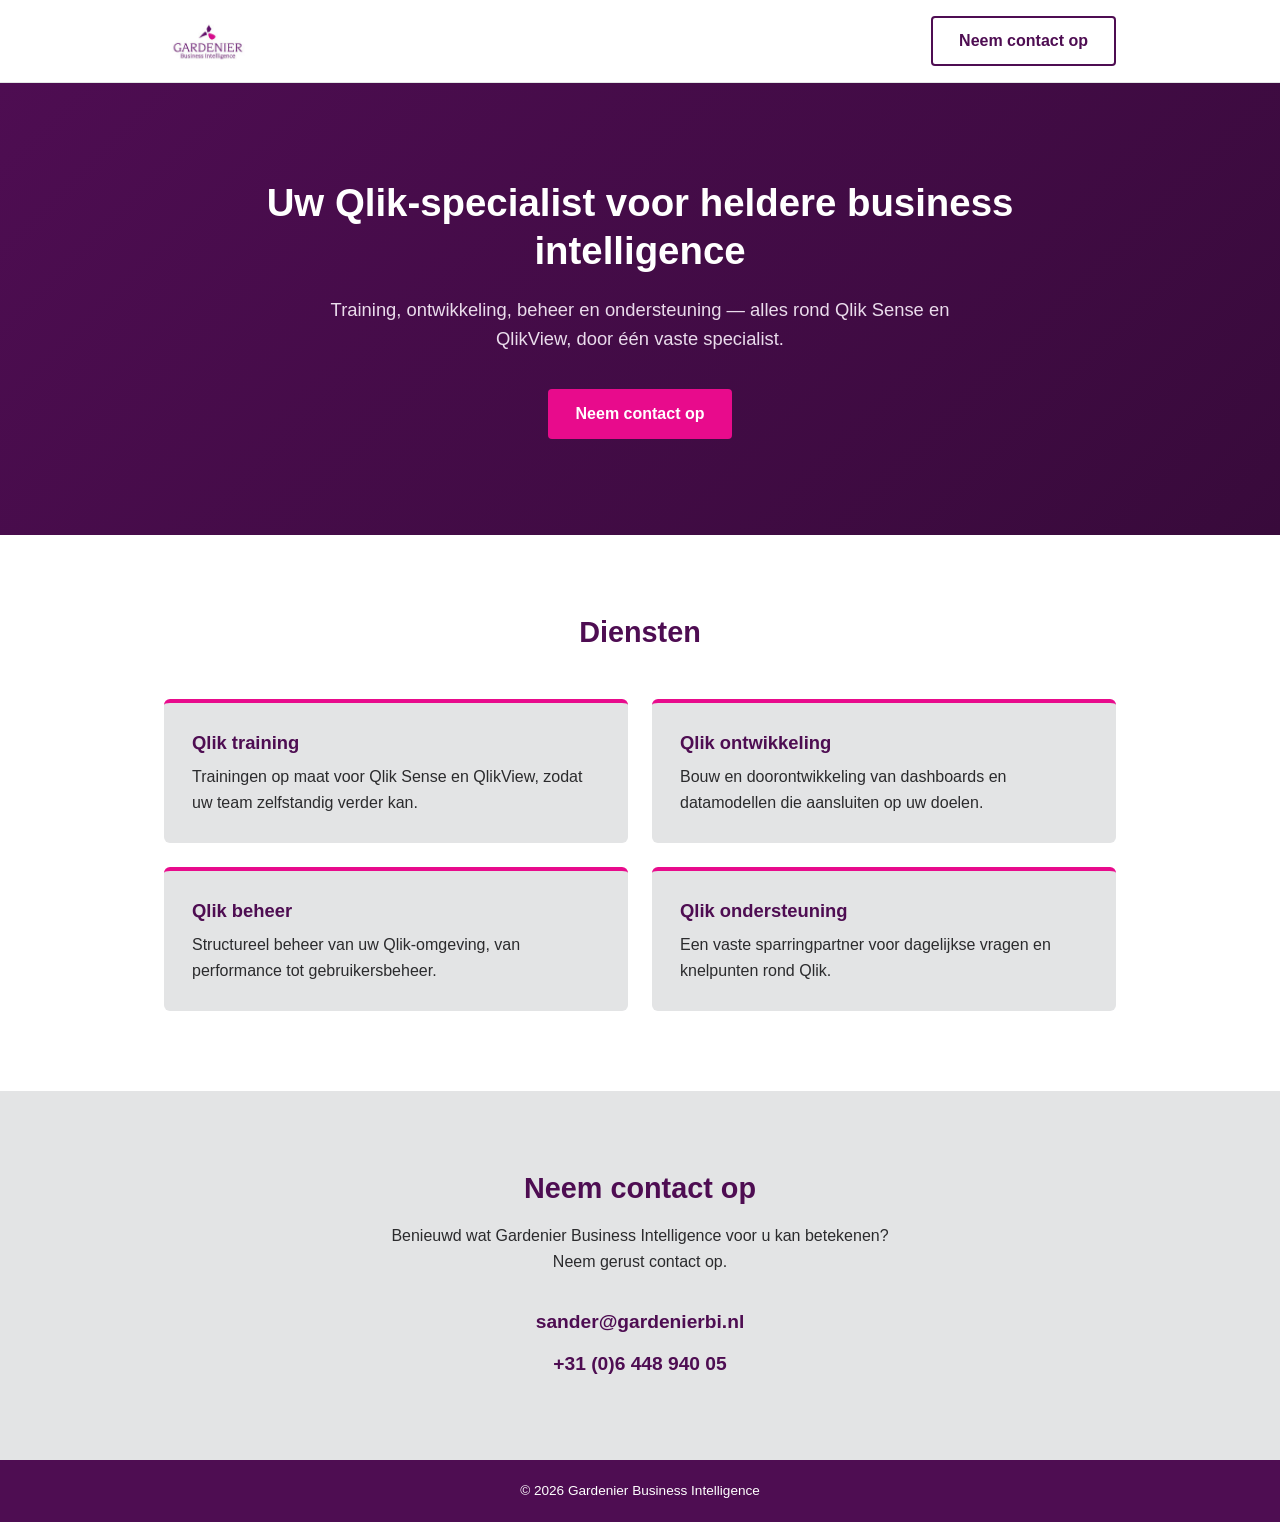
<file: index.html>
<!DOCTYPE html>
<html lang="nl">
<head>
<meta charset="UTF-8" />
<meta name="viewport" content="width=device-width, initial-scale=1.0" />
<title>Gardenier Business Intelligence &mdash; Qlik training, ontwikkeling &amp; beheer</title>
<meta name="description" content="Gardenier Business Intelligence is uw Qlik-specialist voor training, ontwikkeling, beheer en ondersteuning. Neem contact op." />
<link rel="icon" href="images/logo.jpg" type="image/jpeg" />
<link rel="stylesheet" href="style.css" />
</head>
<body>

<header class="topbar">
  <div class="wrap topbar-inner">
    <img class="logo" src="images/logo.jpg" alt="Gardenier Business Intelligence" />
    <a class="btn btn-outline" href="#contact">Neem contact op</a>
  </div>
</header>

<section class="hero">
  <div class="wrap hero-inner">
    <h1>Uw Qlik-specialist voor heldere business intelligence</h1>
    <p class="hero-sub">Training, ontwikkeling, beheer en ondersteuning &mdash; alles rond Qlik Sense en QlikView, door &eacute;&eacute;n vaste specialist.</p>
    <a class="btn btn-primary" href="#contact">Neem contact op</a>
  </div>
</section>

<section class="diensten" id="diensten">
  <div class="wrap">
    <h2>Diensten</h2>
    <div class="grid">
      <div class="card">
        <h3>Qlik training</h3>
        <p>Trainingen op maat voor Qlik Sense en QlikView, zodat uw team zelfstandig verder kan.</p>
      </div>
      <div class="card">
        <h3>Qlik ontwikkeling</h3>
        <p>Bouw en doorontwikkeling van dashboards en datamodellen die aansluiten op uw doelen.</p>
      </div>
      <div class="card">
        <h3>Qlik beheer</h3>
        <p>Structureel beheer van uw Qlik-omgeving, van performance tot gebruikersbeheer.</p>
      </div>
      <div class="card">
        <h3>Qlik ondersteuning</h3>
        <p>Een vaste sparringpartner voor dagelijkse vragen en knelpunten rond Qlik.</p>
      </div>
    </div>
  </div>
</section>

<section class="contact" id="contact">
  <div class="wrap contact-inner">
    <h2>Neem contact op</h2>
    <p>Benieuwd wat Gardenier Business Intelligence voor u kan betekenen? Neem gerust contact op.</p>
    <div class="contact-details">
      <a class="contact-item" href="mailto:sander@gardenierbi.nl">sander@gardenierbi.nl</a>
      <a class="contact-item" href="tel:+31644894005">+31 (0)6 448 940 05</a>
    </div>
  </div>
</section>

<footer class="footer">
  <div class="wrap">
    <p>&copy; 2026 Gardenier Business Intelligence</p>
  </div>
</footer>

<!-- Cloudflare Web Analytics --><script defer src='https://static.cloudflareinsights.com/beacon.min.js' data-cf-beacon='{"token": "8bd8ae2ff3414c5bbc5fe1865a7b3da3"}'></script><!-- End Cloudflare Web Analytics -->
</body>
</html>
</file>
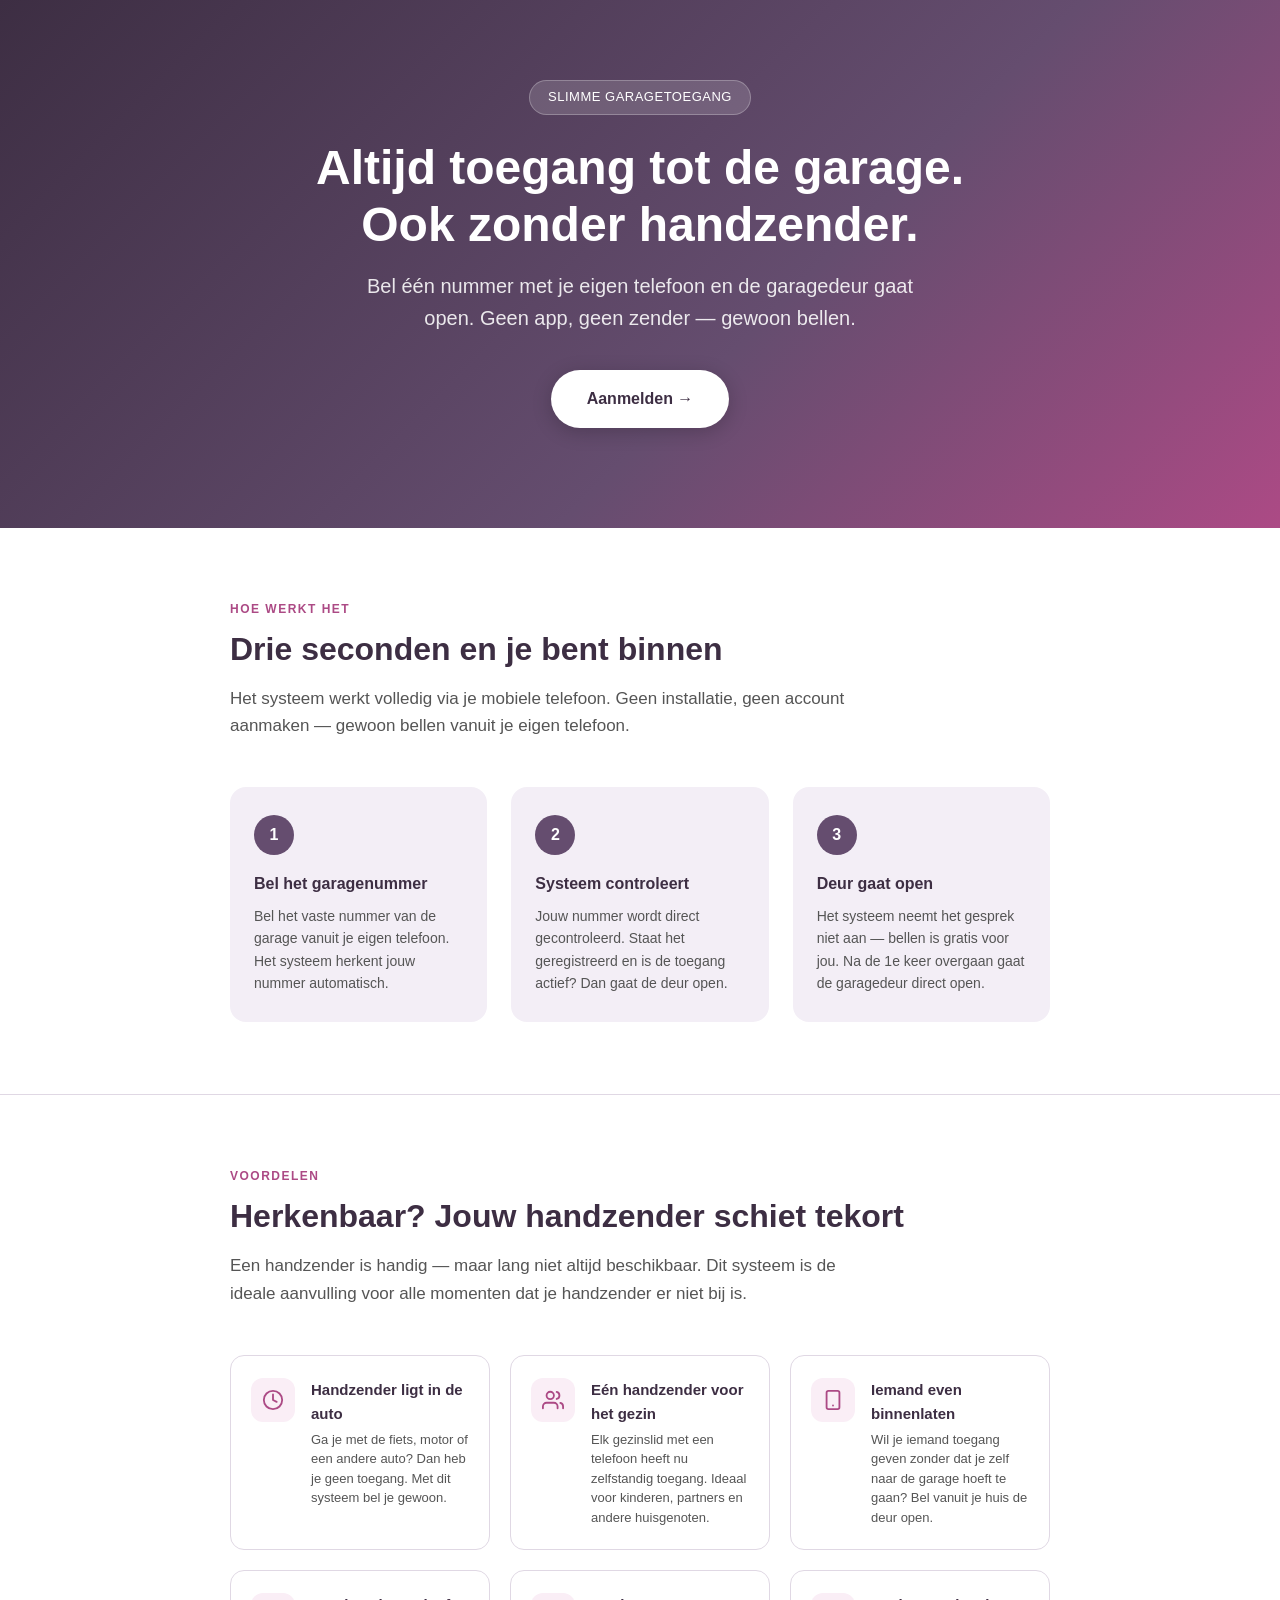
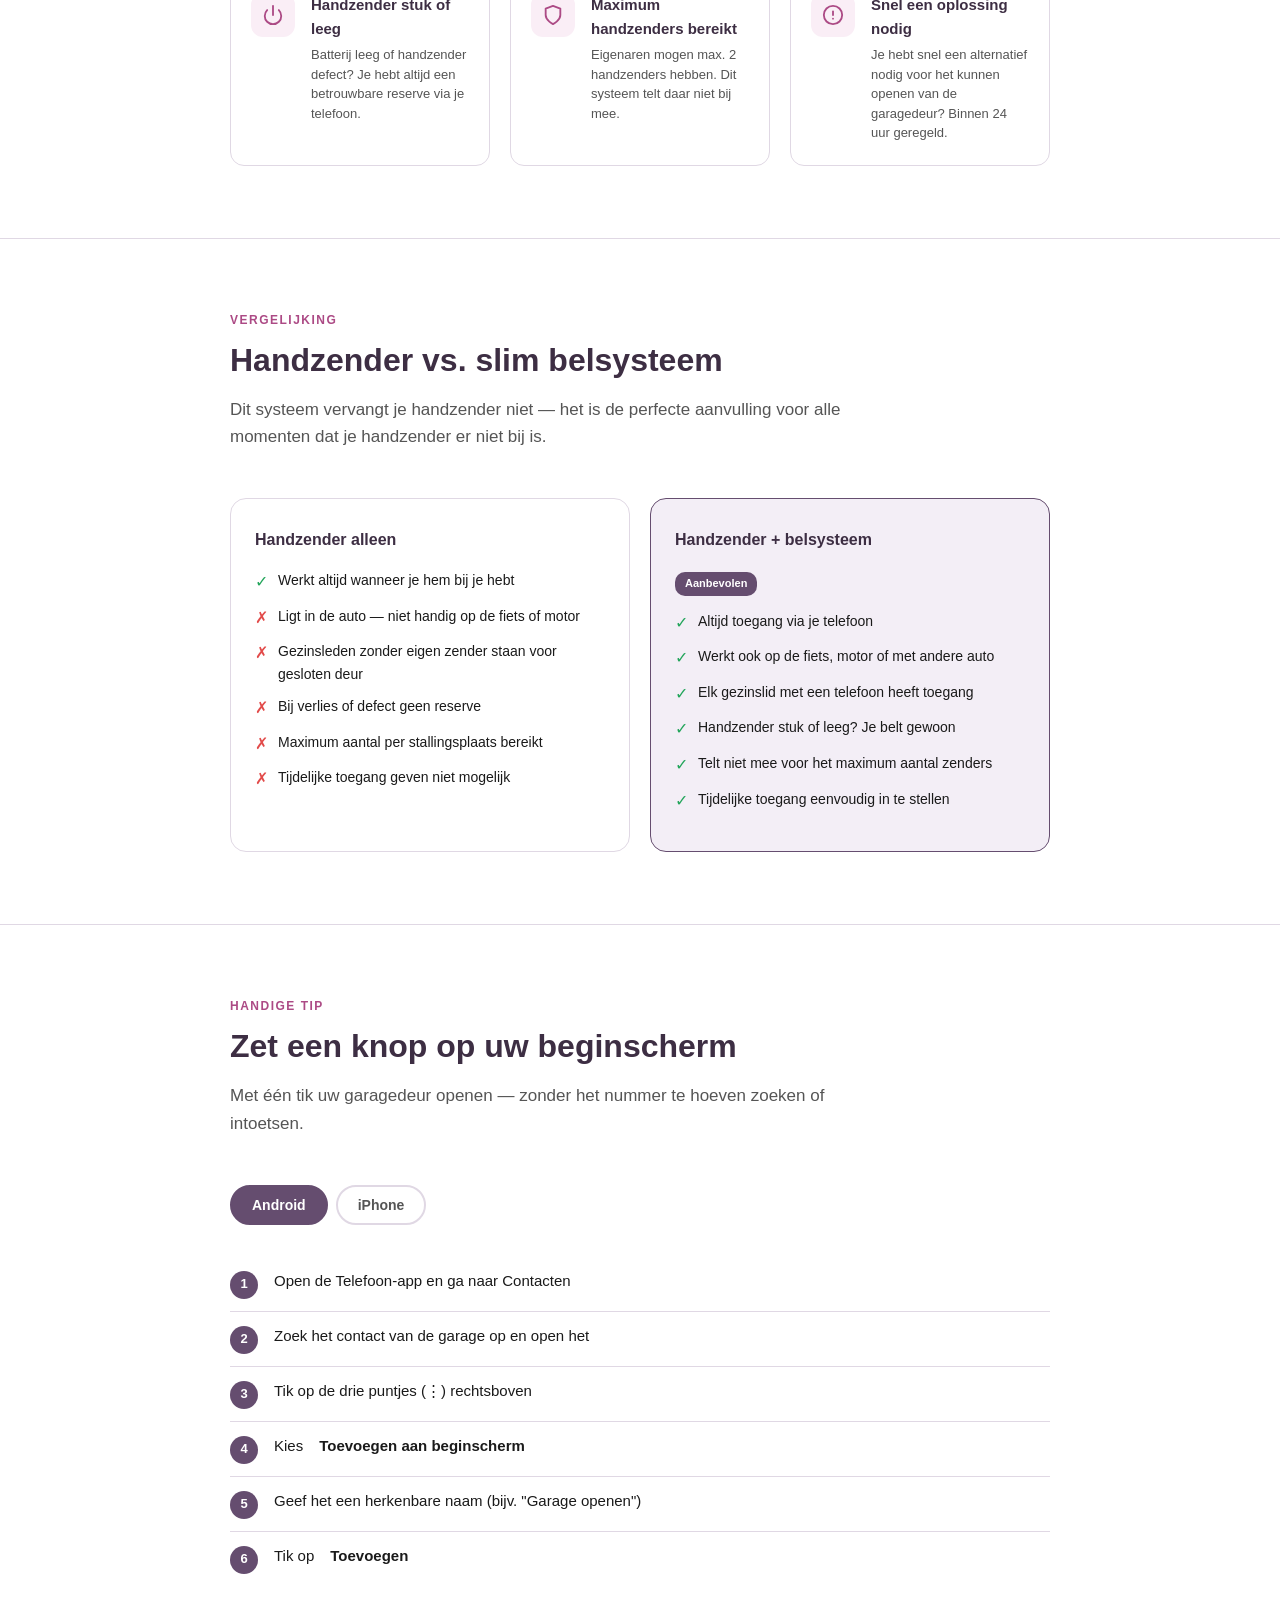
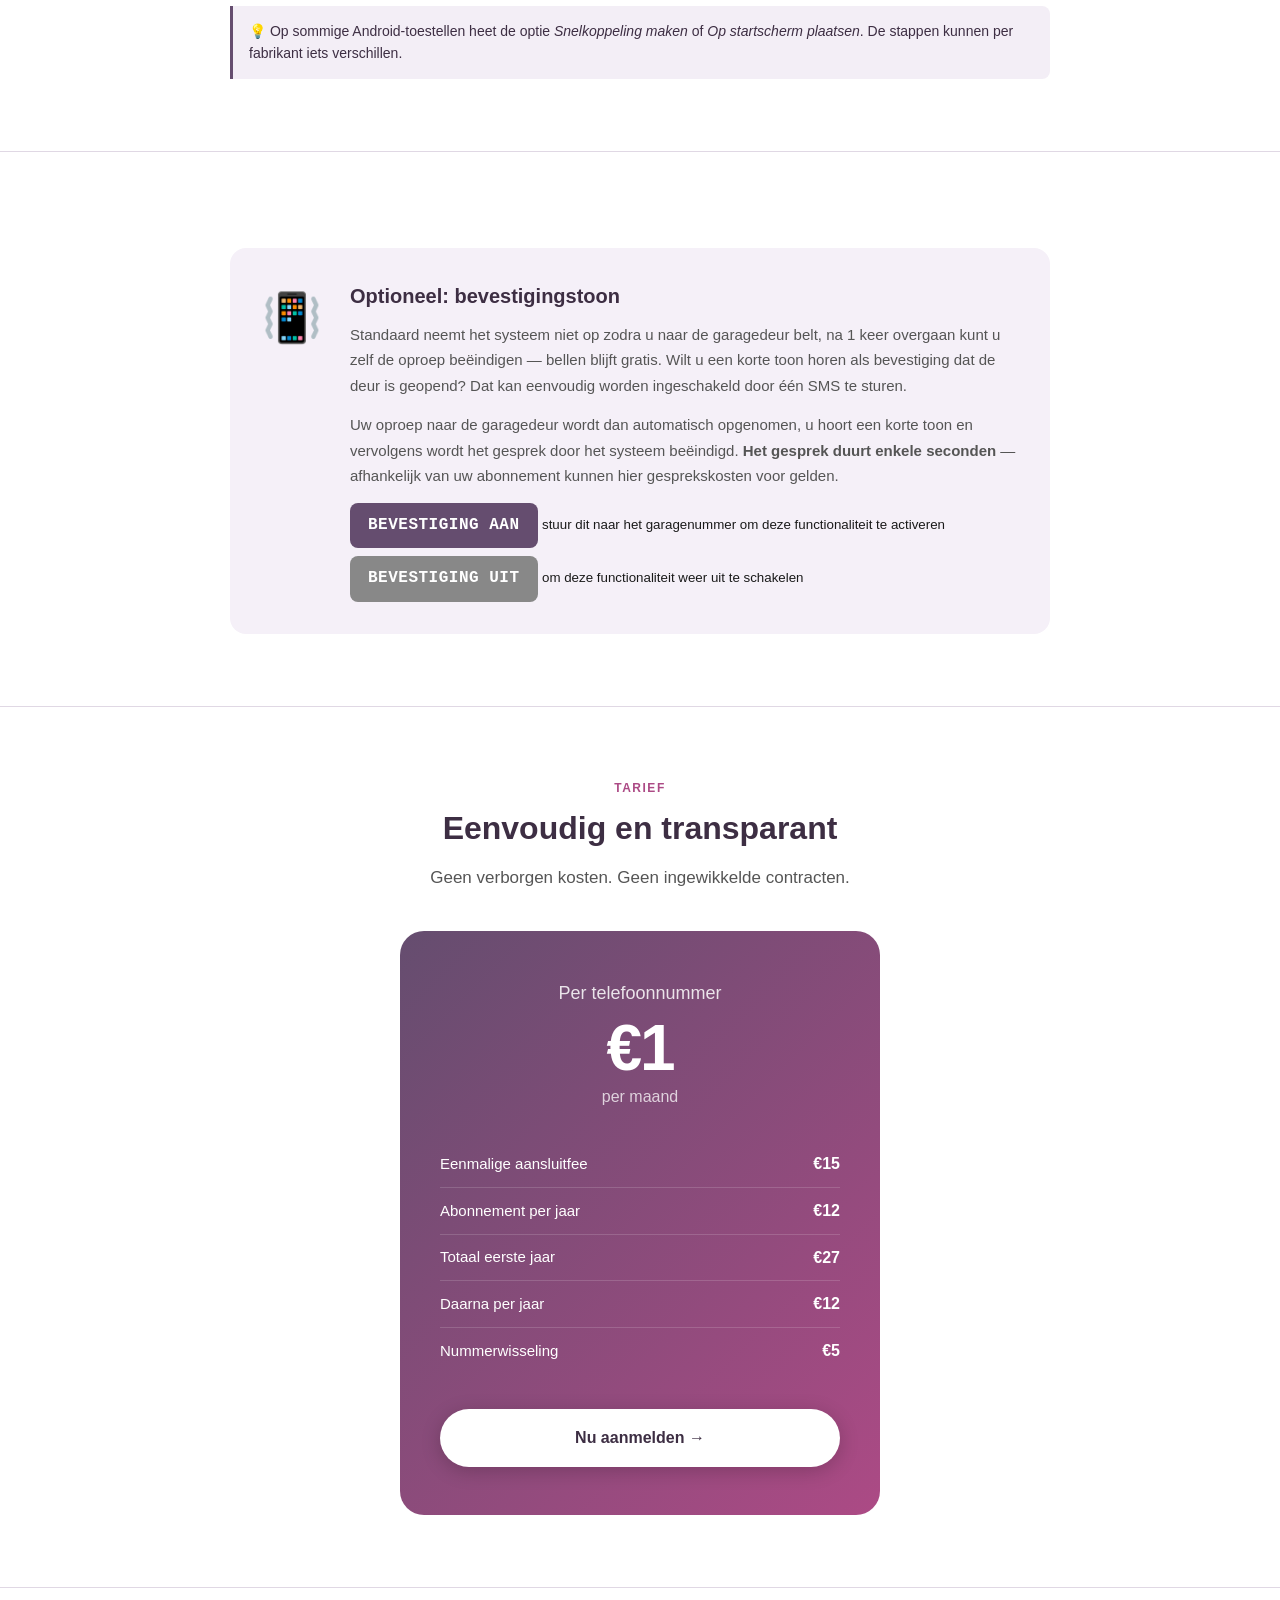
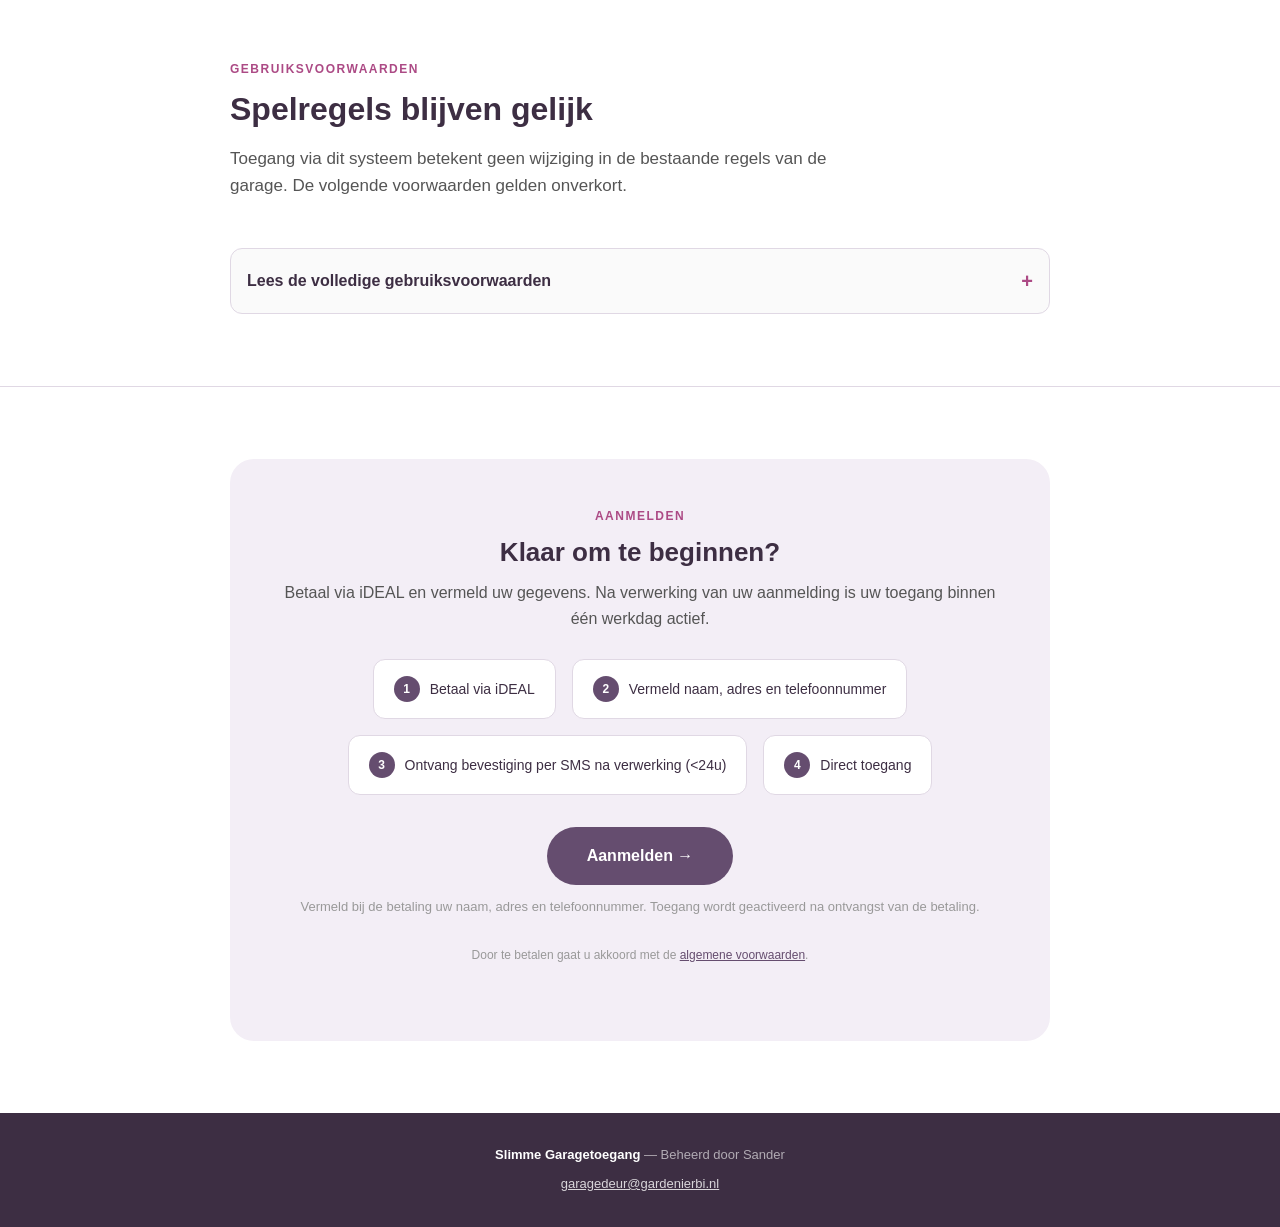
<file: garagedeur/index.html>
<!DOCTYPE html>
<html lang="nl">
<head>
<meta charset="UTF-8">
<meta name="viewport" content="width=device-width, initial-scale=1.0">
<title>Slimme Garagetoegang</title>
<style>
  * { margin: 0; padding: 0; box-sizing: border-box; }
  :root {
    --paars: #654d6f;
    --paars-licht: #f3eef6;
    --paars-donker: #3d2e43;
    --roze: #ac4a85;
    --roze-licht: #faeef6;
    --tekst: #1a1a1a;
    --tekst-licht: #555;
    --rand: #e0d8e4;
    --wit: #ffffff;
  }
  body { font-family: -apple-system, BlinkMacSystemFont, 'Segoe UI', sans-serif; color: var(--tekst); background: var(--wit); line-height: 1.6; }
  .hero { background: linear-gradient(135deg, var(--paars-donker) 0%, var(--paars) 60%, var(--roze) 100%); color: white; padding: 80px 20px 100px; text-align: center; }
  .hero-badge { display: inline-block; background: rgba(255,255,255,0.15); border: 1px solid rgba(255,255,255,0.25); border-radius: 20px; padding: 6px 18px; font-size: 13px; letter-spacing: 0.5px; margin-bottom: 24px; text-transform: uppercase; }
  .hero h1 { font-size: clamp(28px, 5vw, 48px); font-weight: 700; margin-bottom: 16px; line-height: 1.2; }
  .hero p { font-size: clamp(16px, 2.5vw, 20px); opacity: 0.88; max-width: 560px; margin: 0 auto 36px; }
  .hero-cta { display: inline-block; background: white; color: var(--paars-donker); padding: 16px 36px; border-radius: 50px; font-size: 16px; font-weight: 600; text-decoration: none; box-shadow: 0 4px 20px rgba(0,0,0,0.2); }
  .container { max-width: 860px; margin: 0 auto; padding: 0 20px; }
  .sectie { padding: 72px 0; }
  .sectie-label { font-size: 12px; font-weight: 600; text-transform: uppercase; letter-spacing: 1.5px; color: var(--roze); margin-bottom: 10px; }
  .sectie h2 { font-size: clamp(22px, 4vw, 32px); font-weight: 700; color: var(--paars-donker); margin-bottom: 16px; line-height: 1.25; }
  .sectie-intro { font-size: 17px; color: var(--tekst-licht); max-width: 640px; margin-bottom: 48px; }
  .stappen { display: grid; grid-template-columns: repeat(auto-fit, minmax(220px, 1fr)); gap: 24px; margin-top: 40px; }
  .stap { background: var(--paars-licht); border-radius: 16px; padding: 28px 24px; }
  .stap-nr { width: 40px; height: 40px; background: var(--paars); color: white; border-radius: 50%; display: flex; align-items: center; justify-content: center; font-weight: 700; font-size: 16px; margin-bottom: 16px; }
  .stap h3 { font-size: 16px; font-weight: 600; color: var(--paars-donker); margin-bottom: 8px; }
  .stap p { font-size: 14px; color: var(--tekst-licht); line-height: 1.6; }
  .voordelen { display: grid; grid-template-columns: repeat(auto-fit, minmax(250px, 1fr)); gap: 20px; }
  .voordeel { display: flex; gap: 16px; align-items: flex-start; background: var(--wit); border: 1px solid var(--rand); border-radius: 14px; padding: 22px 20px; }
  .voordeel-icon { width: 44px; height: 44px; background: var(--roze-licht); border-radius: 12px; display: flex; align-items: center; justify-content: center; flex-shrink: 0; }
  .voordeel-icon svg { width: 22px; height: 22px; stroke: var(--roze); fill: none; stroke-width: 2; stroke-linecap: round; stroke-linejoin: round; }
  .voordeel h3 { font-size: 15px; font-weight: 600; color: var(--paars-donker); margin-bottom: 4px; }
  .voordeel p { font-size: 13px; color: var(--tekst-licht); line-height: 1.5; }
  .vergelijking { display: grid; grid-template-columns: 1fr 1fr; gap: 20px; }
  @media (max-width: 560px) { .vergelijking { grid-template-columns: 1fr; } }
  .vergelij-kaart { border-radius: 16px; padding: 28px 24px; border: 1.5px solid var(--rand); }
  .vergelij-kaart.aanbevolen { border-color: var(--paars); background: var(--paars-licht); }
  .vergelij-kaart h3 { font-size: 16px; font-weight: 700; margin-bottom: 16px; color: var(--paars-donker); }
  .vergelij-badge { display: inline-block; background: var(--paars); color: white; font-size: 11px; padding: 3px 10px; border-radius: 10px; margin-bottom: 14px; font-weight: 600; }
  .vergelij-rij { display: flex; gap: 10px; align-items: flex-start; margin-bottom: 10px; font-size: 14px; color: var(--tekst); }
  .check { color: #22a55a; font-size: 16px; flex-shrink: 0; }
  .kruis { color: #e24b4a; font-size: 16px; flex-shrink: 0; }
  .tarief-kaart { background: linear-gradient(135deg, var(--paars) 0%, var(--roze) 100%); border-radius: 24px; padding: 48px 40px; color: white; text-align: center; max-width: 480px; margin: 0 auto; }
  .tarief-kaart h3 { font-size: 18px; opacity: 0.85; margin-bottom: 8px; font-weight: 400; }
  .prijs-groot { font-size: 64px; font-weight: 800; line-height: 1; margin-bottom: 4px; letter-spacing: -2px; }
  .prijs-sub { font-size: 16px; opacity: 0.75; margin-bottom: 32px; }

  /* TELEFOON INSTRUCTIE */
  .telefoon-tabs { display: flex; gap: 8px; margin-bottom: 32px; }
  .tab-btn { padding: 10px 20px; border-radius: 50px; border: 2px solid var(--rand); background: white; cursor: pointer; font-size: 14px; font-weight: 600; color: var(--tekst-licht); transition: all 0.2s; }
  .tab-btn.actief { background: var(--paars); border-color: var(--paars); color: white; }
  .tab-inhoud { display: none; }
  .tab-inhoud.actief { display: block; }
  .instructie-lijst { list-style: none; counter-reset: stap; }
  .instructie-lijst li { counter-increment: stap; display: flex; gap: 16px; align-items: flex-start; padding: 12px 0; border-bottom: 1px solid var(--rand); font-size: 15px; }
  .instructie-lijst li:last-child { border-bottom: none; }
  .instructie-lijst li::before { content: counter(stap); min-width: 28px; height: 28px; background: var(--paars); color: white; border-radius: 50%; display: flex; align-items: center; justify-content: center; font-size: 13px; font-weight: 700; flex-shrink: 0; margin-top: 2px; }
  .tip-box { background: var(--paars-licht); border-left: 3px solid var(--paars); border-radius: 0 8px 8px 0; padding: 14px 16px; margin-top: 20px; font-size: 14px; color: var(--paars-donker); }


  .tarief-lijst { list-style: none; text-align: left; margin-bottom: 36px; }
  .tarief-lijst li { padding: 10px 0; border-bottom: 1px solid rgba(255,255,255,0.15); font-size: 15px; display: flex; justify-content: space-between; align-items: center; }
  .tarief-lijst li:last-child { border-bottom: none; }
  .tarief-bedrag { font-weight: 700; font-size: 16px; }
  .betaal-knop { display: block; background: white; color: var(--paars-donker); padding: 16px; border-radius: 50px; font-size: 16px; font-weight: 700; text-decoration: none; box-shadow: 0 4px 20px rgba(0,0,0,0.2); }
  .aanmeld-sectie { background: var(--paars-licht); border-radius: 24px; padding: 48px 40px; text-align: center; }
  .aanmeld-sectie h2 { font-size: 26px; color: var(--paars-donker); margin-bottom: 12px; }
  .aanmeld-sectie p { color: var(--tekst-licht); margin-bottom: 28px; font-size: 16px; }
  .aanmeld-stappen { display: flex; gap: 16px; justify-content: center; flex-wrap: wrap; margin-bottom: 32px; }
  .aanmeld-stap { background: white; border-radius: 12px; padding: 16px 20px; font-size: 14px; color: var(--paars-donker); font-weight: 500; border: 1px solid var(--rand); display: flex; align-items: center; gap: 10px; }
  .aanmeld-nr { width: 26px; height: 26px; background: var(--paars); color: white; border-radius: 50%; display: flex; align-items: center; justify-content: center; font-size: 12px; font-weight: 700; flex-shrink: 0; }
  .voorwaarden { background: #fafafa; border: 1px solid var(--rand); border-radius: 16px; padding: 32px 36px; }
  .voorwaarden h3 { font-size: 17px; font-weight: 600; color: var(--paars-donker); margin-bottom: 16px; }
  .voorwaarden ul { list-style: none; padding: 0; }
  .voorwaarden ul li { padding: 10px 0; border-bottom: 1px solid var(--rand); font-size: 14px; color: var(--tekst-licht); display: flex; gap: 10px; align-items: flex-start; }
  .voorwaarden ul li:last-child { border-bottom: none; }
  .voorwaarden ul li::before { content: '\2192'; color: var(--paars); flex-shrink: 0; font-weight: 600; }
  footer { background: var(--paars-donker); color: rgba(255,255,255,0.6); text-align: center; padding: 32px 20px; font-size: 13px; }
  footer strong { color: white; }
  footer a { color: rgba(255,255,255,0.8); }
  .divider { border: none; border-top: 1px solid var(--rand); }
  
  .bevestiging-sectie { background: #f5f0f8; border-radius: 16px; padding: 32px; margin-top: 24px; display: flex; gap: 28px; align-items: flex-start; flex-wrap: wrap; }
  .bevestiging-icon { font-size: 48px; flex-shrink: 0; }
  .bevestiging-inhoud { flex: 1; min-width: 200px; }
  .bevestiging-inhoud h3 { font-size: 20px; font-weight: 700; color: var(--paars-donker); margin-bottom: 10px; }
  .bevestiging-inhoud p { font-size: 15px; color: var(--tekst-licht); line-height: 1.7; margin-bottom: 14px; }
  .bevestiging-code { display: inline-flex; align-items: center; gap: 10px; background: var(--paars); color: white; padding: 10px 18px; border-radius: 8px; font-family: monospace; font-size: 16px; font-weight: 700; letter-spacing: 0.5px; }
  .bevestiging-code small { font-family: sans-serif; font-size: 11px; font-weight: 400; opacity: 0.8; display: block; margin-top: 2px; }
  
</style>
</head>
<body>

<section class="hero">
  <div class="container">
    <div class="hero-badge">Slimme garagetoegang</div>
    <h1>Altijd toegang tot de garage.<br>Ook zonder handzender.</h1>
    <p>Bel één nummer met je eigen telefoon en de garagedeur gaat open. Geen app, geen zender — gewoon bellen.</p>
	<a href="aanmelden.html" class="hero-cta">Aanmelden &rarr;</a>
  </div>
</section>

<section class="sectie">
  <div class="container">
    <div class="sectie-label">Hoe werkt het</div>
    <h2>Drie seconden en je bent binnen</h2>
    <p class="sectie-intro">Het systeem werkt volledig via je mobiele telefoon. Geen installatie, geen account aanmaken — gewoon bellen vanuit je eigen telefoon.</p>
    <div class="stappen">
      <div class="stap">
        <div class="stap-nr">1</div>
        <h3>Bel het garagenummer</h3>
        <p>Bel het vaste nummer van de garage vanuit je eigen telefoon. Het systeem herkent jouw nummer automatisch.</p>
      </div>
      <div class="stap">
        <div class="stap-nr">2</div>
        <h3>Systeem controleert</h3>
        <p>Jouw nummer wordt direct gecontroleerd. Staat het geregistreerd en is de toegang actief? Dan gaat de deur open.</p>
      </div>
      <div class="stap">
        <div class="stap-nr">3</div>
        <h3>Deur gaat open</h3>
        <p>Het systeem neemt het gesprek niet aan — bellen is gratis voor jou. Na de 1e keer overgaan gaat de garagedeur direct open.</p>
      </div>
    </div>
  </div>
</section>

<hr class="divider">

<section class="sectie">
  <div class="container">
    <div class="sectie-label">Voordelen</div>
    <h2>Herkenbaar? Jouw handzender schiet tekort</h2>
    <p class="sectie-intro">Een handzender is handig — maar lang niet altijd beschikbaar. Dit systeem is de ideale aanvulling voor alle momenten dat je handzender er niet bij is.</p>
    <div class="voordelen">
      <div class="voordeel">
        <div class="voordeel-icon"><svg viewBox="0 0 24 24"><circle cx="12" cy="12" r="10"/><polyline points="12 6 12 12 16 14"/></svg></div>
        <div>
          <h3>Handzender ligt in de auto</h3>
          <p>Ga je met de fiets, motor of een andere auto? Dan heb je geen toegang. Met dit systeem bel je gewoon.</p>
        </div>
      </div>
      <div class="voordeel">
        <div class="voordeel-icon"><svg viewBox="0 0 24 24"><path d="M17 21v-2a4 4 0 0 0-4-4H5a4 4 0 0 0-4 4v2"/><circle cx="9" cy="7" r="4"/><path d="M23 21v-2a4 4 0 0 0-3-3.87"/><path d="M16 3.13a4 4 0 0 1 0 7.75"/></svg></div>
        <div>
          <h3>Eén handzender voor het gezin</h3>
          <p>Elk gezinslid met een telefoon heeft nu zelfstandig toegang. Ideaal voor kinderen, partners en andere huisgenoten.</p>
        </div>
      </div>
      <div class="voordeel">
        <div class="voordeel-icon"><svg viewBox="0 0 24 24"><rect x="5" y="2" width="14" height="20" rx="2"/><line x1="12" y1="18" x2="12" y2="18"/></svg></div>
        <div>
          <h3>Iemand even binnenlaten</h3>
          <p>Wil je iemand toegang geven zonder dat je zelf naar de garage hoeft te gaan? Bel vanuit je huis de deur open.</p>
        </div>
      </div>
      <div class="voordeel">
        <div class="voordeel-icon"><svg viewBox="0 0 24 24"><path d="M18.36 6.64a9 9 0 1 1-12.73 0"/><line x1="12" y1="2" x2="12" y2="12"/></svg></div>
        <div>
          <h3>Handzender stuk of leeg</h3>
          <p>Batterij leeg of handzender defect? Je hebt altijd een betrouwbare reserve via je telefoon.</p>
        </div>
      </div>
      <div class="voordeel">
        <div class="voordeel-icon"><svg viewBox="0 0 24 24"><path d="M12 22s8-4 8-10V5l-8-3-8 3v7c0 6 8 10 8 10z"/></svg></div>
        <div>
          <h3>Maximum handzenders bereikt</h3>
          <p>Eigenaren mogen max. 2 handzenders hebben. Dit systeem telt daar niet bij mee.</p>
        </div>
      </div>
      <div class="voordeel">
        <div class="voordeel-icon"><svg viewBox="0 0 24 24"><circle cx="12" cy="12" r="10"/><line x1="12" y1="8" x2="12" y2="12"/><line x1="12" y1="16" x2="12.01" y2="16"/></svg></div>
        <div>
          <h3>Snel een oplossing nodig</h3>
          <p>Je hebt snel een alternatief nodig voor het kunnen openen van de garagedeur? Binnen 24 uur geregeld.</p>
        </div>
      </div>
    </div>
  </div>
</section>

<hr class="divider">

<section class="sectie">
  <div class="container">
    <div class="sectie-label">Vergelijking</div>
    <h2>Handzender vs. slim belsysteem</h2>
    <p class="sectie-intro">Dit systeem vervangt je handzender niet — het is de perfecte aanvulling voor alle momenten dat je handzender er niet bij is.</p>
    <div class="vergelijking">
      <div class="vergelij-kaart">
        <h3>Handzender alleen</h3>
        <div class="vergelij-rij"><span class="check">✓</span><span>Werkt altijd wanneer je hem bij je hebt</span></div>
        <div class="vergelij-rij"><span class="kruis">✗</span><span>Ligt in de auto — niet handig op de fiets of motor</span></div>
        <div class="vergelij-rij"><span class="kruis">✗</span><span>Gezinsleden zonder eigen zender staan voor gesloten deur</span></div>
        <div class="vergelij-rij"><span class="kruis">✗</span><span>Bij verlies of defect geen reserve</span></div>
        <div class="vergelij-rij"><span class="kruis">✗</span><span>Maximum aantal per stallingsplaats bereikt</span></div>
        <div class="vergelij-rij"><span class="kruis">✗</span><span>Tijdelijke toegang geven niet mogelijk</span></div>
      </div>
      <div class="vergelij-kaart aanbevolen">
        <h3>Handzender + belsysteem</h3>
        <span class="vergelij-badge">Aanbevolen</span>
        <div class="vergelij-rij"><span class="check">✓</span><span>Altijd toegang via je telefoon</span></div>
        <div class="vergelij-rij"><span class="check">✓</span><span>Werkt ook op de fiets, motor of met andere auto</span></div>
        <div class="vergelij-rij"><span class="check">✓</span><span>Elk gezinslid met een telefoon heeft toegang</span></div>
        <div class="vergelij-rij"><span class="check">✓</span><span>Handzender stuk of leeg? Je belt gewoon</span></div>
        <div class="vergelij-rij"><span class="check">✓</span><span>Telt niet mee voor het maximum aantal zenders</span></div>
        <div class="vergelij-rij"><span class="check">✓</span><span>Tijdelijke toegang eenvoudig in te stellen</span></div>
      </div>
    </div>
  </div>
</section>

<hr class="divider">

<!-- TELEFOON KNOP INSTRUCTIE -->
<section class="sectie">
  <div class="container">
    <div class="sectie-label">Handige tip</div>
    <h2>Zet een knop op uw beginscherm</h2>
    <p class="sectie-intro">Met één tik uw garagedeur openen — zonder het nummer te hoeven zoeken of intoetsen.</p>

    <div class="telefoon-tabs">
      <button class="tab-btn actief" onclick="toonTab('android', this)">Android</button>
      <button class="tab-btn" onclick="toonTab('iphone', this)">iPhone</button>
    </div>

    <div id="tab-android" class="tab-inhoud actief">
      <ol class="instructie-lijst">
        <li>Open de Telefoon-app en ga naar Contacten</li>
        <li>Zoek het contact van de garage op en open het</li>
        <li>Tik op de drie puntjes (⋮) rechtsboven</li>
        <li>Kies <strong>Toevoegen aan beginscherm</strong></li>
        <li>Geef het een herkenbare naam (bijv. "Garage openen")</li>
        <li>Tik op <strong>Toevoegen</strong></li>
      </ol>
      <div class="tip-box">
        💡 Op sommige Android-toestellen heet de optie <em>Snelkoppeling maken</em> of <em>Op startscherm plaatsen</em>. De stappen kunnen per fabrikant iets verschillen.
      </div>
    </div>

    <div id="tab-iphone" class="tab-inhoud">
      <ol class="instructie-lijst">
        <li>Open de app <strong>Opdrachten</strong> (Shortcuts)</li>
        <li>Tik rechtsboven op <strong>+</strong></li>
        <li>Tik op <strong>Voeg taak toe</strong></li>
        <li>Zoek naar <strong>Bel</strong></li>
        <li>Kies <strong>Bel contact</strong></li>
        <li>Selecteer het telefoonnummer van de garage</li>
        <li>Tik bovenaan op de naam van de opdracht en geef deze een herkenbare naam (bijv. "Garage openen")</li>
        <li>Tik op <strong>Zet op beginscherm</strong></li>
        <li>Tik op <strong>Voeg toe</strong></li>
      </ol>
      <div class="tip-box">
        💡 Op sommige iPhones verschijnt nog een extra bevestiging "Wil je bellen?" — dat is normaal gedrag van iOS.
      </div>
    </div>
  </div>
</section>

<hr class="divider">

<section class="sectie">
  <div class="container">
    <div class="bevestiging-sectie">
      <div class="bevestiging-icon">📳</div>
      <div class="bevestiging-inhoud">
        <h3>Optioneel: bevestigingstoon</h3>
        <p>
          Standaard neemt het systeem niet op zodra u naar de garagedeur belt, na 1 keer overgaan kunt u zelf de oproep beëindigen — bellen blijft gratis.
          Wilt u een korte toon horen als bevestiging dat de deur is geopend?
          Dat kan eenvoudig worden ingeschakeld door één SMS te sturen.
        </p>
        <p>
          Uw oproep naar de garagedeur wordt dan automatisch opgenomen, u hoort een korte toon en vervolgens wordt het gesprek
          door het systeem beëindigd. <strong>Het gesprek duurt enkele seconden</strong>
          — afhankelijk van uw abonnement kunnen hier gesprekskosten voor gelden.
        </p>
        <div class="bevestiging-code">
          BEVESTIGING AAN
        </div>
		<small>stuur dit naar het garagenummer om deze functionaliteit te activeren</small>
        &nbsp;
        <div class="bevestiging-code" style="background:#888; margin-top:8px;">
          BEVESTIGING UIT    
        </div>
		<small>om deze functionaliteit weer uit te schakelen</small>
      </div>
    </div>
  </div>
</section>

<hr class="divider">

<section class="sectie">
  <div class="container">
    <div class="sectie-label" style="text-align:center">Tarief</div>
    <h2 style="text-align:center">Eenvoudig en transparant</h2>
    <p class="sectie-intro" style="text-align:center;margin:0 auto 40px;">Geen verborgen kosten. Geen ingewikkelde contracten.</p>
    <div class="tarief-kaart">
      <h3>Per telefoonnummer</h3>
      <div class="prijs-groot">&#8364;1</div>
      <div class="prijs-sub">per maand</div>
      <ul class="tarief-lijst">
        <li><span>Eenmalige aansluitfee</span><span class="tarief-bedrag">&#8364;15</span></li>
        <li><span>Abonnement per jaar</span><span class="tarief-bedrag">&#8364;12</span></li>
        <li><span>Totaal eerste jaar</span><span class="tarief-bedrag">&#8364;27</span></li>
        <li><span>Daarna per jaar</span><span class="tarief-bedrag">&#8364;12</span></li>
        <li><span>Nummerwisseling</span><span class="tarief-bedrag">&#8364;5</span></li>
      </ul>
      <a href="aanmelden.html" class="betaal-knop">Nu aanmelden &rarr;</a>
    </div>
  </div>
</section>

<hr class="divider">

<section class="sectie">
  <div class="container">
    <div class="sectie-label">Gebruiksvoorwaarden</div>
    <h2>Spelregels blijven gelijk</h2>
    <p class="sectie-intro">Toegang via dit systeem betekent geen wijziging in de bestaande regels van de garage. De volgende voorwaarden gelden onverkort.</p>
    <details>
    <summary style="cursor:pointer;font-size:16px;font-weight:600;color:var(--paars-donker);padding:16px;background:#fafafa;border:1px solid var(--rand);border-radius:12px;list-style:none;display:flex;justify-content:space-between;align-items:center;">Lees de volledige gebruiksvoorwaarden <span style="font-size:20px;color:var(--roze);">+</span></summary>
    <div class="voorwaarden" style="border-top:none;border-radius:0 0 12px 12px;">
      <h3>Artikel 1 &mdash; Toegang en gebruik</h3>
      <ul>
        <li>Toegang via het belsysteem is strikt persoonlijk en gekoppeld aan &eacute;&eacute;n telefoonnummer per registratie. Elk telefoonnummer dient afzonderlijk geregistreerd en betaald te worden.</li>
        <li>Het is niet toegestaan het geregistreerde telefoonnummer ter beschikking te stellen aan derden voor gebruik van dit systeem.</li>
        <li>Toegang is uitsluitend voorbehouden aan bewoners van het complex en houders van een stallingsplaats in de garage.</li>
        <li>Het systeem is een aanvulling op de bestaande toegangsmiddelen. De overige regels van het complex blijven ongewijzigd van kracht.</li>
        <li>De beheerder behoudt zich het recht voor om toegang te weigeren of in te trekken zonder opgaaf van redenen.</li>
      </ul>
      <h3 style="margin-top:16px;">Artikel 2 &mdash; Parkeergedrag en gebruik van de garage</h3>
      <ul>
        <li>Voertuigen worden uitsluitend geparkeerd op de eigen aangewezen stallingsplaats.</li>
        <li>Parkeren buiten de eigen stallingsplaats, buiten de aangegeven parkeervakken, of op plaatsen die niet voor parkeren zijn bestemd, is ten strengste verboden.</li>
        <li>De rijroutes en doorrijhoogtes in de garage worden te allen tijde vrijgehouden.</li>
        <li>Overlastgevend rijgedrag in de garage is niet toegestaan.</li>
      </ul>
      <h3 style="margin-top:16px;">Artikel 3 &mdash; Sanctiebeleid</h3>
      <ul>
        <li>Eerste overtreding: schriftelijke waarschuwing per SMS &mdash; geen kosten.</li>
        <li>Tweede overtreding: tijdelijke blokkering toegang &mdash; deblokkering op verzoek voor &euro;25.</li>
        <li>Derde overtreding: permanente blokkering &mdash; deblokkering op verzoek voor &euro;50.</li>
        <li>Ernstige overtreding: directe permanente blokkering zonder restitutie van betaald abonnementsgeld.</li>
        <li>Deblokkering geschiedt uitsluitend op schriftelijk verzoek via garagedeur@gardenierbi.nl en na voldoening van de verschuldigde kosten.</li>
      </ul>
      <h3 style="margin-top:16px;">Artikel 4 &mdash; Beëindiging</h3>
      <ul>
        <li>Bij vertrek uit het complex of beëindiging van de huurovereenkomst vervalt de toegang automatisch per die datum.</li>
        <li>De rechthebbende is verplicht vertrek of beëindiging minimaal twee weken vooraf te melden via garagedeur@gardenierbi.nl.</li>
        <li>Reeds betaald abonnementsgeld wordt niet gerestitueerd bij voortijdige beëindiging.</li>
      </ul>
      <h3 style="margin-top:16px;">Artikel 5 &mdash; Beschikbaarheid en storingen</h3>
      <ul>
        <li>Dit systeem is nieuw en wordt voor het eerst in gebruik genomen. De beheerder kan niet garanderen dat het systeem te allen tijde zonder storingen beschikbaar is.</li>
        <li>Gebruikers wordt geadviseerd altijd een alternatief toegangsmiddel zoals een handzender beschikbaar te houden.</li>
      </ul>
      <p style="margin-top:16px;font-size:13px;color:var(--tekst-licht)"><a href="voorwaarden.html" style="color:var(--paars)">Lees de volledige voorwaarden inclusief verlengingsbeleid en sanctietabel &rarr;</a></p>
    </div>
    </details>
  </div>
</section>

<hr class="divider">

<section class="sectie" id="aanmelden">
  <div class="container">
    <div class="aanmeld-sectie">
      <div class="sectie-label" style="text-align:center">Aanmelden</div>
      <h2>Klaar om te beginnen?</h2>
      <p>Betaal via iDEAL en vermeld uw gegevens. Na verwerking van uw aanmelding is uw toegang binnen één werkdag actief.</p>
      <div class="aanmeld-stappen">
        <div class="aanmeld-stap"><div class="aanmeld-nr">1</div>Betaal via iDEAL</div>
        <div class="aanmeld-stap"><div class="aanmeld-nr">2</div>Vermeld naam, adres en telefoonnummer</div>
        <div class="aanmeld-stap"><div class="aanmeld-nr">3</div>Ontvang bevestiging per SMS na verwerking (&lt;24u)</div>
        <div class="aanmeld-stap"><div class="aanmeld-nr">4</div>Direct toegang</div>
      </div>
      <a href="aanmelden.html" style="display:inline-block;background:var(--paars);color:white;padding:16px 40px;border-radius:50px;font-size:16px;font-weight:700;text-decoration:none;margin-bottom:12px;">
        Aanmelden &rarr;
      </a>
	  
      <p style="font-size:13px;color:#999;">Vermeld bij de betaling uw naam, adres en telefoonnummer. Toegang wordt geactiveerd na ontvangst van de betaling.</p>
	  <p style="font-size:12px;color:#999;">Door te betalen gaat u akkoord met de <a href="voorwaarden.html" style="color:var(--paars)">algemene voorwaarden</a>.</p>
    </div>
  </div>
</section>

<footer>
  <p><strong>Slimme Garagetoegang</strong> &mdash; Beheerd door Sander</p>
  <p style="margin-top:8px;"><a href="mailto:garagedeur@gardenierbi.nl">garagedeur@gardenierbi.nl</a></p>
</footer>

<script>
function toonTab(id, btn) {
  document.querySelectorAll('.tab-inhoud').forEach(t => t.classList.remove('actief'));
  document.querySelectorAll('.tab-btn').forEach(b => b.classList.remove('actief'));
  document.getElementById('tab-' + id).classList.add('actief');
  btn.classList.add('actief');
}
</script>

</body>
</html>
</file>
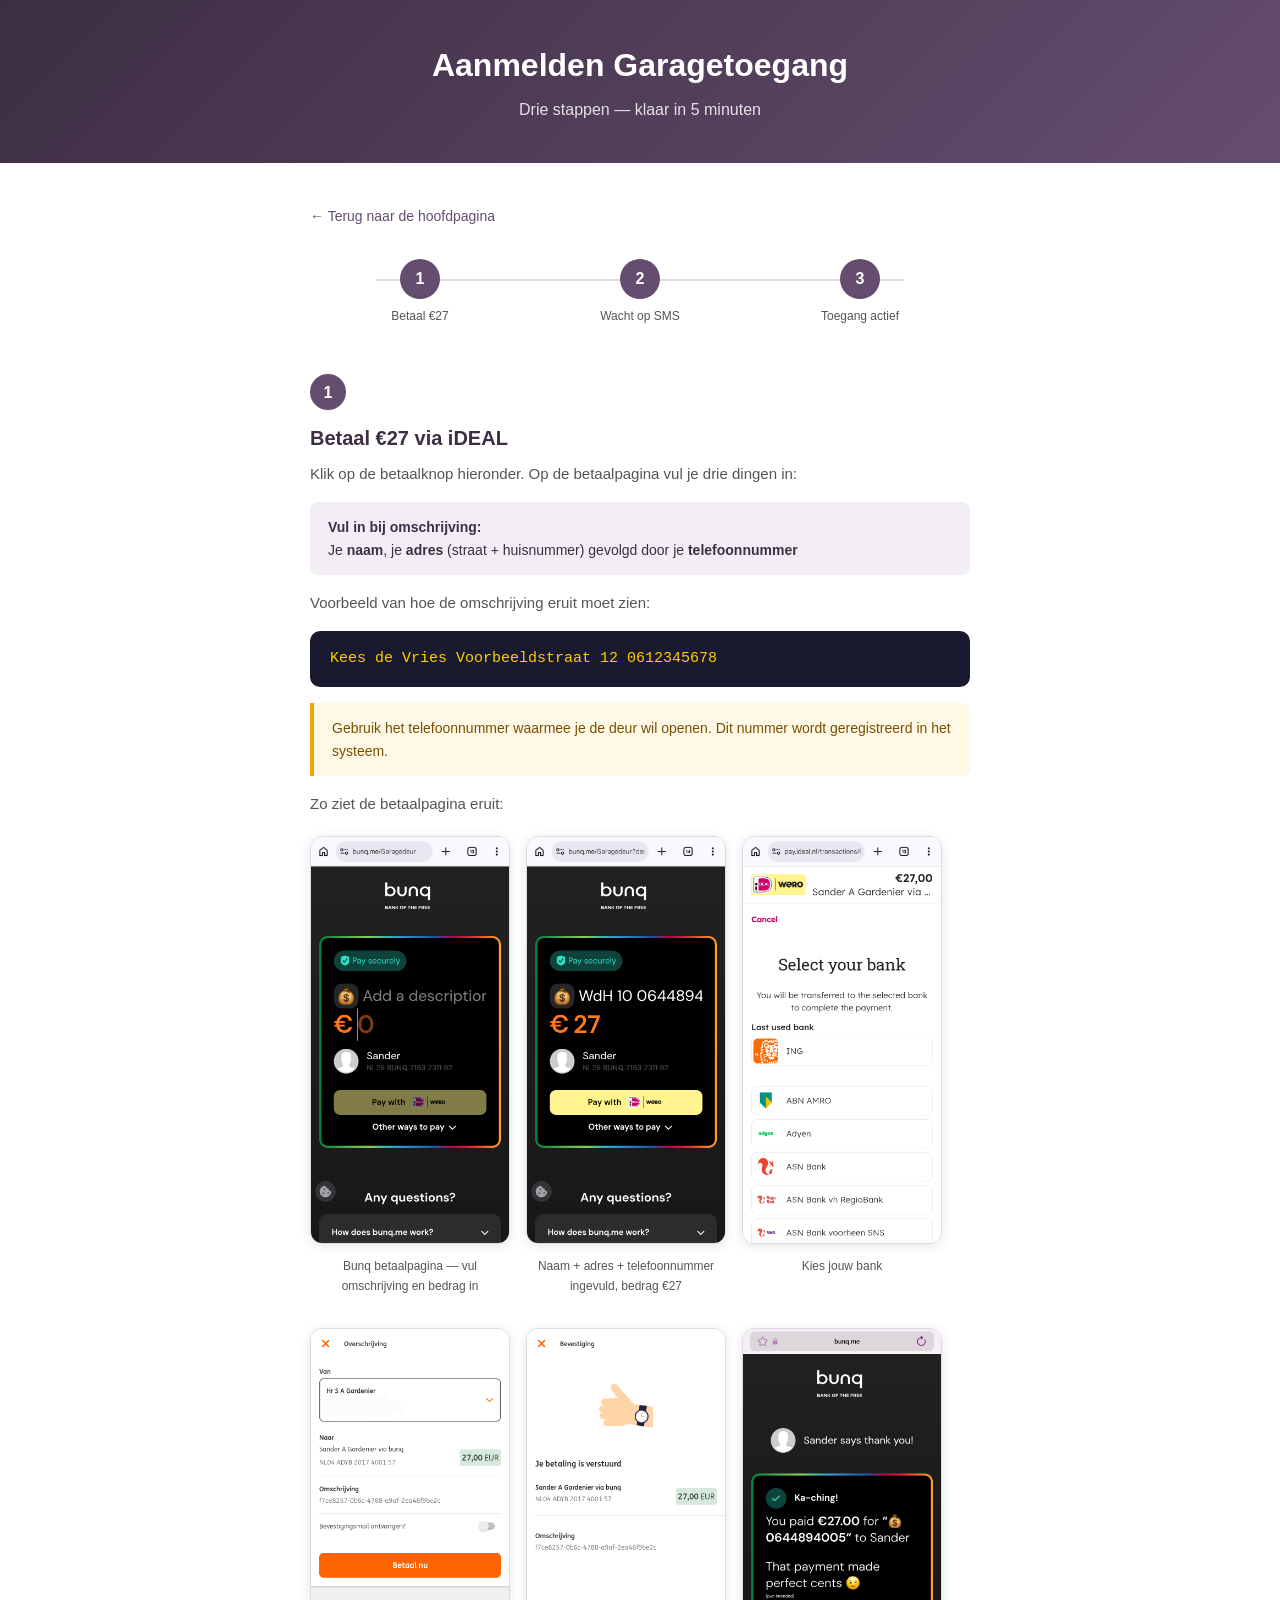
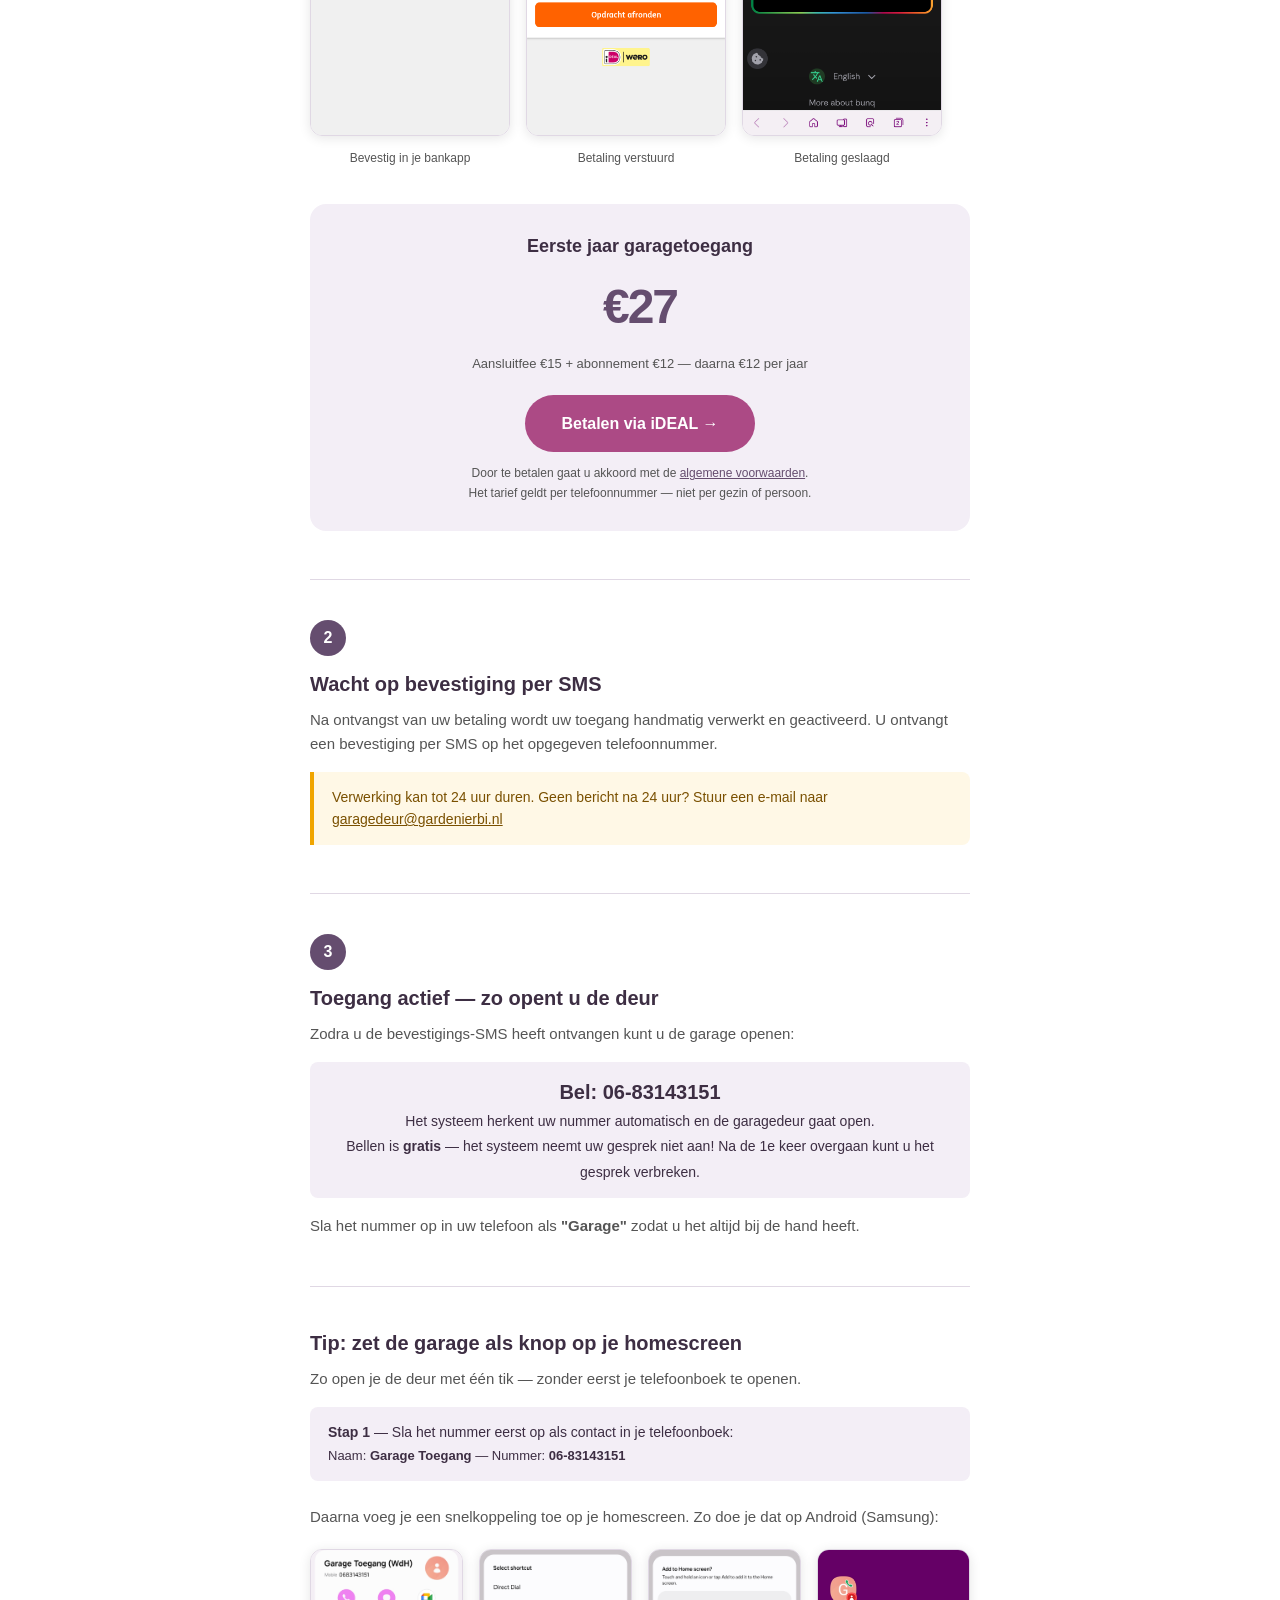
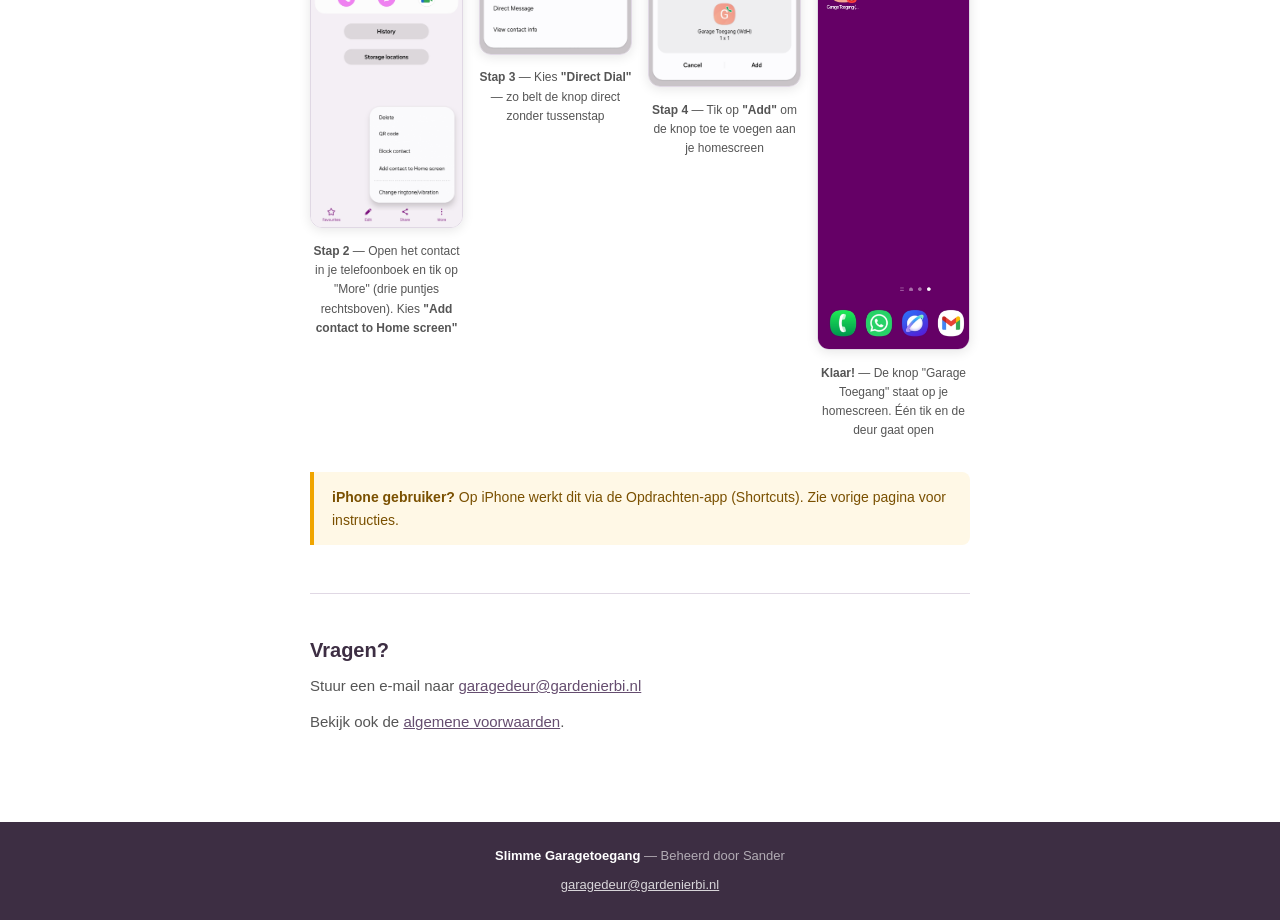
<file: garagedeur/aanmelden.html>
<!DOCTYPE html>
<html lang="nl">
<head>
<meta charset="UTF-8">
<meta name="viewport" content="width=device-width, initial-scale=1.0">
<title>Aanmelden — Slimme Garagetoegang</title>
<style>
  * { margin: 0; padding: 0; box-sizing: border-box; }
  :root {
    --paars: #654d6f;
    --paars-licht: #f3eef6;
    --paars-donker: #3d2e43;
    --roze: #ac4a85;
    --tekst: #1a1a1a;
    --tekst-licht: #555;
    --rand: #e0d8e4;
  }
  body { font-family: -apple-system, BlinkMacSystemFont, 'Segoe UI', sans-serif; color: var(--tekst); background: white; line-height: 1.6; }
  header { background: linear-gradient(135deg, var(--paars-donker) 0%, var(--paars) 100%); color: white; padding: 40px 20px; text-align: center; }
  header h1 { font-size: clamp(22px, 4vw, 32px); font-weight: 700; margin-bottom: 6px; }
  header p { opacity: 0.85; font-size: 16px; }
  .container { max-width: 700px; margin: 0 auto; padding: 40px 20px; }
  .terug { display: inline-block; color: var(--paars); font-size: 14px; text-decoration: none; margin-bottom: 32px; font-weight: 500; }

  /* Stappenbalk */
  .stappenbalk { display: flex; justify-content: space-between; margin-bottom: 48px; position: relative; }
  .stappenbalk::before { content: ''; position: absolute; top: 20px; left: 10%; right: 10%; height: 2px; background: var(--rand); z-index: 0; }
  .stap-item { display: flex; flex-direction: column; align-items: center; gap: 8px; flex: 1; position: relative; z-index: 1; }
  .stap-bal { width: 40px; height: 40px; border-radius: 50%; background: var(--paars); color: white; display: flex; align-items: center; justify-content: center; font-weight: 700; font-size: 16px; }
  .stap-label { font-size: 12px; color: var(--tekst-licht); text-align: center; font-weight: 500; }

  /* Sectie */
  .sectie { margin-bottom: 48px; }
  .sectie-nr { display: inline-flex; width: 36px; height: 36px; background: var(--paars); color: white; border-radius: 50%; align-items: center; justify-content: center; font-weight: 700; font-size: 16px; margin-bottom: 12px; }
  .sectie h2 { font-size: 20px; font-weight: 700; color: var(--paars-donker); margin-bottom: 8px; }
  .sectie p { font-size: 15px; color: var(--tekst-licht); margin-bottom: 12px; }

  /* Omschrijving voorbeeld */
  .omschrijving-voorbeeld { background: #1a1a2e; color: #4fc3f7; font-family: monospace; font-size: 15px; padding: 16px 20px; border-radius: 10px; margin: 16px 0; word-break: break-all; }
  .omschrijving-voorbeeld span { color: #ffcc02; }

  /* Attentie */
  .attentie { background: #fff8e6; border-left: 4px solid #f0a500; border-radius: 0 8px 8px 0; padding: 14px 18px; margin: 16px 0; font-size: 14px; color: #7a5000; }
  .info { background: var(--paars-licht); border-radius: 8px; padding: 14px 18px; margin: 16px 0; font-size: 14px; color: var(--paars-donker); }

  /* Screenshots */
  .screenshot-rij { display: flex; gap: 16px; margin: 20px 0; flex-wrap: wrap; }
  .screenshot { flex: 1; min-width: 140px; max-width: 200px; }
  .screenshot img { width: 100%; border-radius: 12px; border: 1px solid var(--rand); box-shadow: 0 2px 12px rgba(0,0,0,0.1); }
  .screenshot p { font-size: 12px; color: var(--tekst-licht); text-align: center; margin-top: 6px; }

  /* Betaal sectie */
  .betaal-blok { background: var(--paars-licht); border-radius: 16px; padding: 28px; text-align: center; margin: 24px 0; }
  .betaal-blok h3 { font-size: 18px; color: var(--paars-donker); margin-bottom: 8px; }
  .betaal-blok .prijs { font-size: 48px; font-weight: 800; color: var(--paars); letter-spacing: -2px; margin: 8px 0; }
  .betaal-blok .prijs-sub { font-size: 13px; color: var(--tekst-licht); margin-bottom: 20px; }
  .akkoord { font-size: 12px; color: var(--tekst-licht); margin-top: 12px; }
  .akkoord a { color: var(--paars); }

  .knop { display: inline-block; background: var(--roze); color: white; padding: 16px 36px; border-radius: 50px; font-size: 16px; font-weight: 700; text-decoration: none; }
  .knop-paars { background: var(--paars); }

  hr { border: none; border-top: 1px solid var(--rand); margin: 40px 0; }
  footer { background: var(--paars-donker); color: rgba(255,255,255,0.6); text-align: center; padding: 24px 20px; font-size: 13px; }
  footer strong { color: white; }
  footer a { color: rgba(255,255,255,0.8); }

  @media (max-width: 500px) {
    .stap-label { font-size: 10px; }
    .screenshot { min-width: 120px; }
  }
</style>
</head>
<body>

<header>
  <h1>Aanmelden Garagetoegang</h1>
  <p>Drie stappen — klaar in 5 minuten</p>
</header>

<div class="container">
  <a href="index.html" class="terug">&larr; Terug naar de hoofdpagina</a>

  <!-- Stappenbalk -->
  <div class="stappenbalk">
    <div class="stap-item">
      <div class="stap-bal">1</div>
      <div class="stap-label">Betaal &euro;27</div>
    </div>
    <div class="stap-item">
      <div class="stap-bal">2</div>
      <div class="stap-label">Wacht op SMS</div>
    </div>
    <div class="stap-item">
      <div class="stap-bal">3</div>
      <div class="stap-label">Toegang actief</div>
    </div>
  </div>

  <!-- Stap 1 -->
  <div class="sectie">
    <div class="sectie-nr">1</div>
    <h2>Betaal &euro;27 via iDEAL</h2>
    <p>Klik op de betaalknop hieronder. Op de betaalpagina vul je drie dingen in:</p>

    <div class="info">
      <strong>Vul in bij omschrijving:</strong><br>
      Je <strong>naam</strong>, je <strong>adres</strong> (straat + huisnummer) gevolgd door je <strong>telefoonnummer</strong>
    </div>

    <p>Voorbeeld van hoe de omschrijving eruit moet zien:</p>
    <div class="omschrijving-voorbeeld">
      <span>Kees de Vries Voorbeeldstraat 12 0612345678</span>
    </div>

    <div class="attentie">
      Gebruik het telefoonnummer waarmee je de deur wil openen. Dit nummer wordt geregistreerd in het systeem.
    </div>

    <p>Zo ziet de betaalpagina eruit:</p>
    <div class="screenshot-rij">
      <div class="screenshot">
        <img src="stap2.png" alt="Bunq betaalpagina leeg">
        <p>Bunq betaalpagina — vul omschrijving en bedrag in</p>
      </div>
      <div class="screenshot">
        <img src="stap3.png" alt="Omschrijving ingevuld">
        <p>Naam + adres + telefoonnummer ingevuld, bedrag &euro;27</p>
      </div>
      <div class="screenshot">
        <img src="stap4.png" alt="Bank kiezen">
        <p>Kies jouw bank</p>
      </div>
    </div>

    <div class="screenshot-rij">
      <div class="screenshot">
        <img src="stap5.png" alt="Bevestigen in bankapp">
        <p>Bevestig in je bankapp</p>
      </div>
      <div class="screenshot">
        <img src="stap6.png" alt="Betaling verstuurd">
        <p>Betaling verstuurd</p>
      </div>
      <div class="screenshot">
        <img src="stap7.png" alt="Betaling geslaagd">
        <p>Betaling geslaagd</p>
      </div>
    </div>

    <div class="betaal-blok">
      <h3>Eerste jaar garagetoegang</h3>
      <div class="prijs">&euro;27</div>
      <div class="prijs-sub">Aansluitfee &euro;15 + abonnement &euro;12 &mdash; daarna &euro;12 per jaar</div>
      <a href="https://bunq.me/Garagedeur" target="_blank" class="knop">Betalen via iDEAL &rarr;</a>
      <div class="akkoord">
        Door te betalen gaat u akkoord met de <a href="voorwaarden.html">algemene voorwaarden</a>.<br>
        Het tarief geldt per telefoonnummer — niet per gezin of persoon.
      </div>
    </div>
  </div>

  <hr>

  <!-- Stap 2 -->
  <div class="sectie">
    <div class="sectie-nr">2</div>
    <h2>Wacht op bevestiging per SMS</h2>
    <p>Na ontvangst van uw betaling wordt uw toegang handmatig verwerkt en geactiveerd. U ontvangt een bevestiging per SMS op het opgegeven telefoonnummer.</p>
    <div class="attentie">
      Verwerking kan tot 24 uur duren. Geen bericht na 24 uur? Stuur een e-mail naar <a href="mailto:garagedeur@gardenierbi.nl" style="color:#7a5000">garagedeur@gardenierbi.nl</a>
    </div>
  </div>

  <hr>

  <!-- Stap 3 -->
  <div class="sectie">
    <div class="sectie-nr">3</div>
    <h2>Toegang actief — zo opent u de deur</h2>
    <p>Zodra u de bevestigings-SMS heeft ontvangen kunt u de garage openen:</p>
    <div class="info" style="font-size:16px;text-align:center;">
      <strong style="font-size:20px;">Bel: 06-83143151</strong><br>
      <span style="font-size:14px;">Het systeem herkent uw nummer automatisch en de garagedeur gaat open.<br>Bellen is <strong>gratis</strong> &mdash; het systeem neemt uw gesprek niet aan! Na de 1e keer overgaan kunt u het gesprek verbreken.</span>
    </div>
    <p style="margin-top:16px;">Sla het nummer op in uw telefoon als <strong>"Garage"</strong> zodat u het altijd bij de hand heeft.</p>
  </div>


  <hr>

  <!-- Handig: snelkoppeling op homescreen -->
  <div class="sectie">
    <h2 style="color:var(--paars-donker);font-size:20px;font-weight:700;margin-bottom:8px;">Tip: zet de garage als knop op je homescreen</h2>
    <p>Zo open je de deur met één tik — zonder eerst je telefoonboek te openen.</p>

    <div class="info" style="margin-bottom:24px;">
      <strong>Stap 1</strong> — Sla het nummer eerst op als contact in je telefoonboek:<br>
      <span style="font-size:13px;">Naam: <strong>Garage Toegang</strong> &mdash; Nummer: <strong>06-83143151</strong></span>
    </div>

    <p style="margin-bottom:16px;">Daarna voeg je een snelkoppeling toe op je homescreen. Zo doe je dat op Android (Samsung):</p>

    <div class="screenshot-rij">
      <div class="screenshot">
        <img src="telefoon1.png" alt="Contact openen en meer opties">
        <p><strong>Stap 2</strong> — Open het contact in je telefoonboek en tik op "More" (drie puntjes rechtsboven). Kies <strong>"Add contact to Home screen"</strong></p>
      </div>
      <div class="screenshot">
        <img src="telefoon2.png" alt="Snelkoppeling kiezen">
        <p><strong>Stap 3</strong> — Kies <strong>"Direct Dial"</strong> — zo belt de knop direct zonder tussenstap</p>
      </div>
      <div class="screenshot">
        <img src="telefoon3.png" alt="Toevoegen aan homescreen">
        <p><strong>Stap 4</strong> — Tik op <strong>"Add"</strong> om de knop toe te voegen aan je homescreen</p>
      </div>
      <div class="screenshot">
        <img src="telefoon4.png" alt="Knop op homescreen">
        <p><strong>Klaar!</strong> — De knop "Garage Toegang" staat op je homescreen. Één tik en de deur gaat open</p>
      </div>
    </div>

    <div class="attentie">
      <strong>iPhone gebruiker?</strong> Op iPhone werkt dit via de Opdrachten-app (Shortcuts). Zie vorige pagina voor instructies.
    </div>
  </div>

  <hr>

  <div class="sectie">
    <h2>Vragen?</h2>
    <p>Stuur een e-mail naar <a href="mailto:garagedeur@gardenierbi.nl" style="color:var(--paars)">garagedeur@gardenierbi.nl</a></p>
    <p style="margin-top:8px;">Bekijk ook de <a href="voorwaarden.html" style="color:var(--paars)">algemene voorwaarden</a>.</p>
  </div>

</div>

<footer>
  <p><strong>Slimme Garagetoegang</strong> &mdash; Beheerd door Sander</p>
  <p style="margin-top:8px;"><a href="mailto:garagedeur@gardenierbi.nl">garagedeur@gardenierbi.nl</a></p>
</footer>

</body>
</html>
</file>
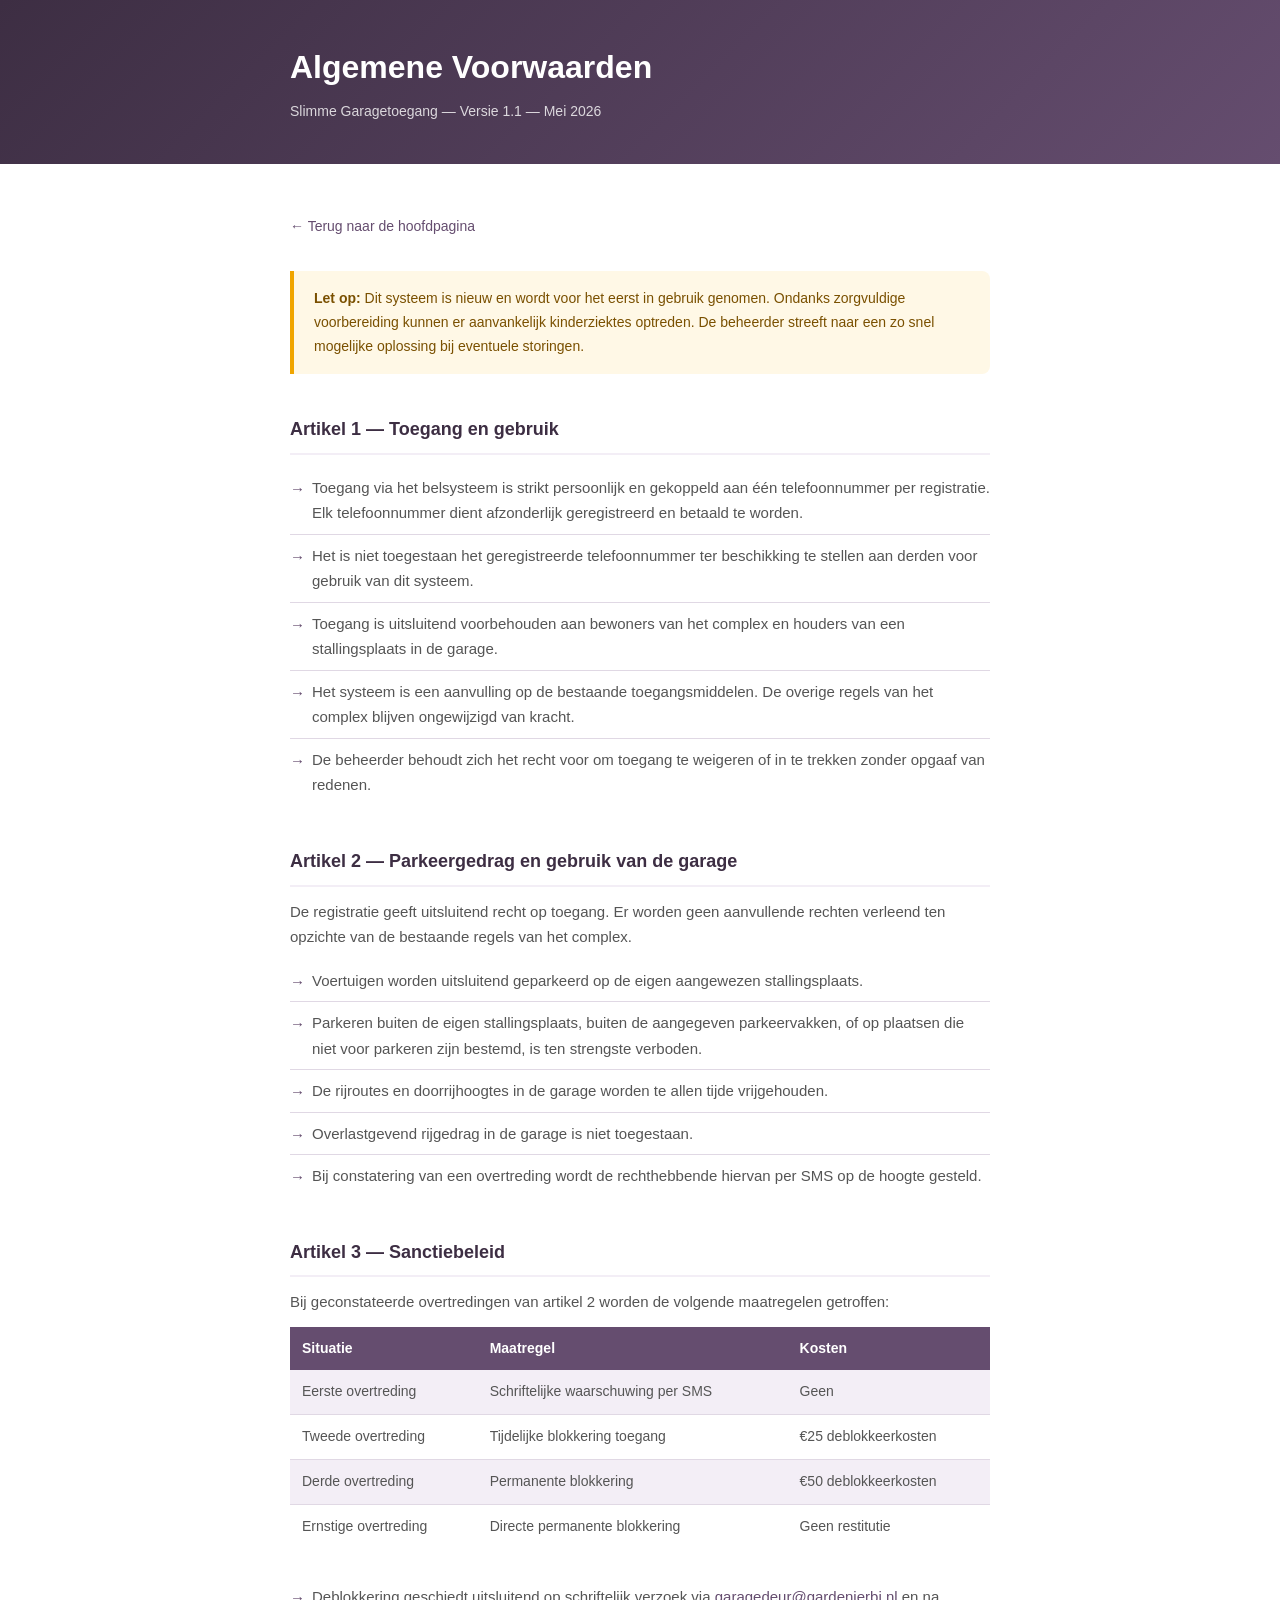
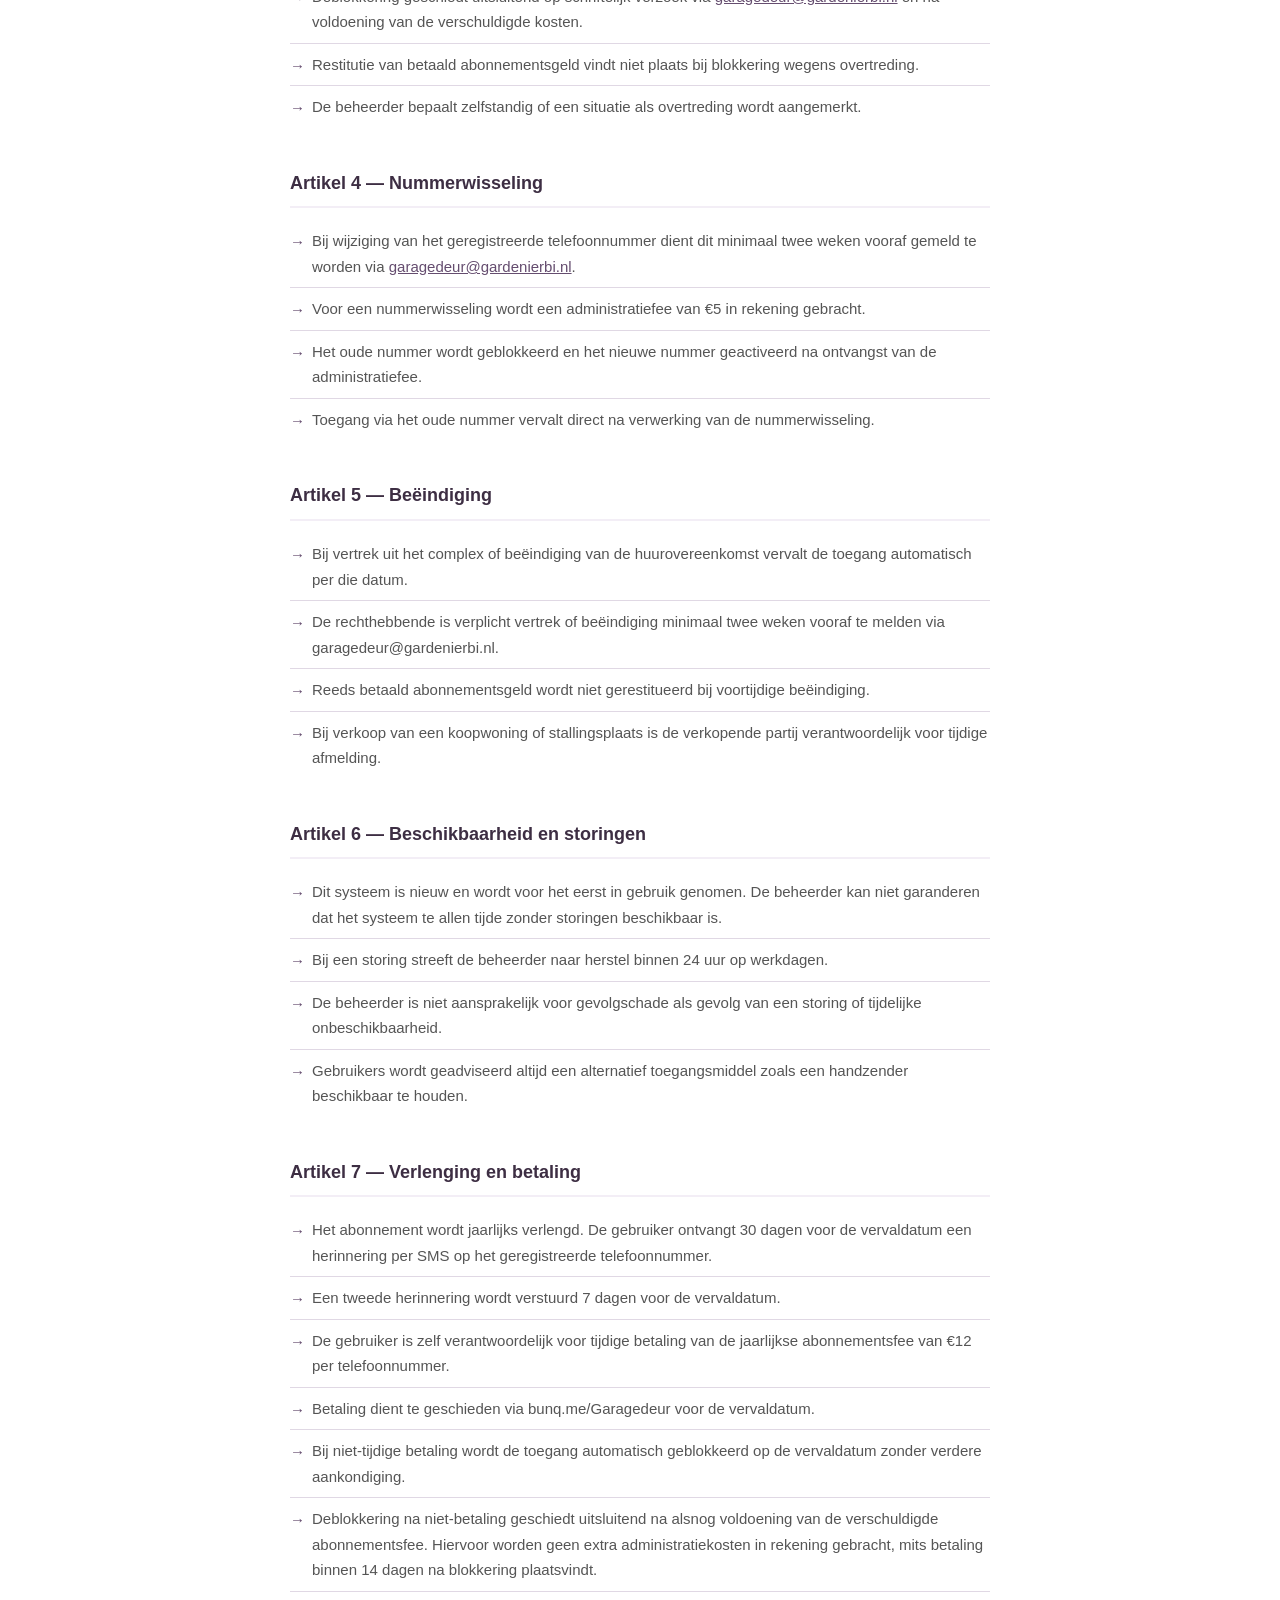
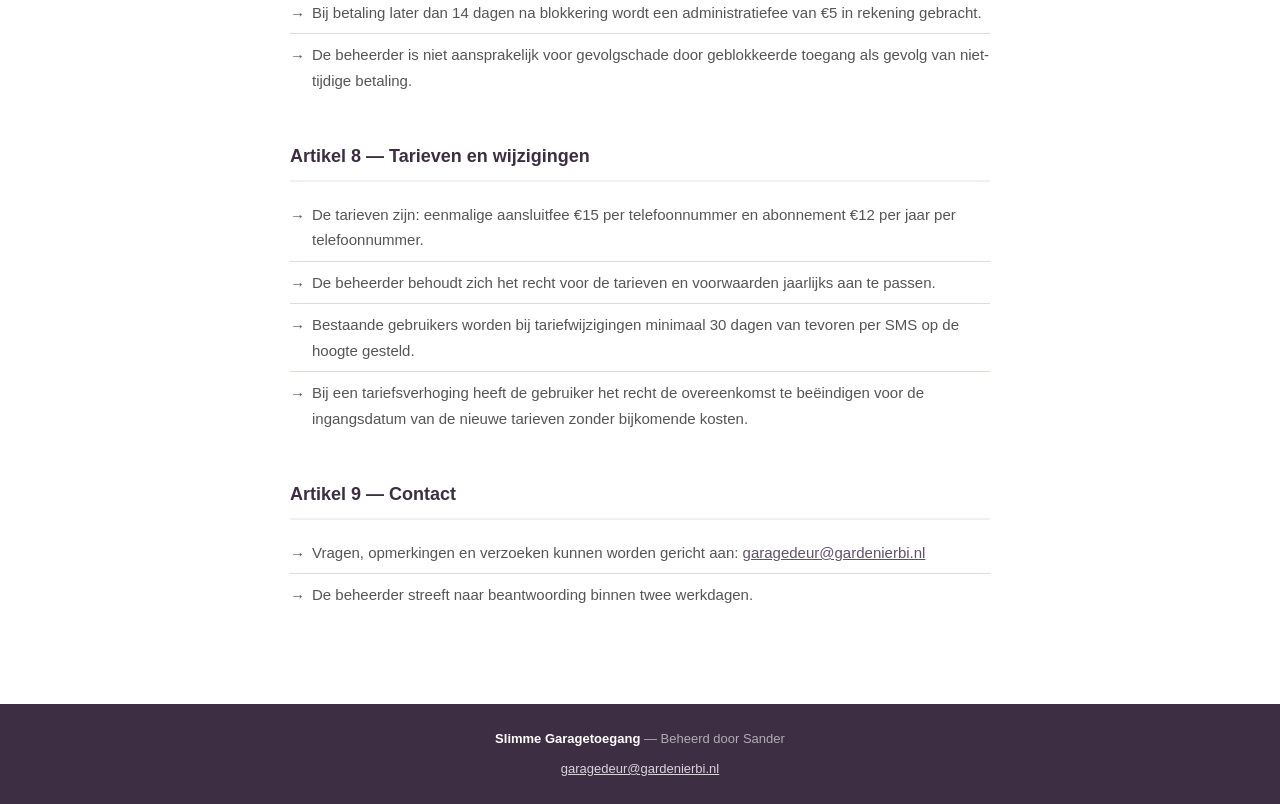
<file: garagedeur/voorwaarden.html>
<!DOCTYPE html>
<html lang="nl">
<head>
<meta charset="UTF-8">
<meta name="viewport" content="width=device-width, initial-scale=1.0">
<title>Algemene Voorwaarden — Slimme Garagetoegang</title>
<style>
  * { margin: 0; padding: 0; box-sizing: border-box; }
  :root { --paars: #654d6f; --paars-licht: #f3eef6; --paars-donker: #3d2e43; --roze: #ac4a85; --tekst: #1a1a1a; --tekst-licht: #555; --rand: #e0d8e4; --wit: #ffffff; }
  body { font-family: -apple-system, BlinkMacSystemFont, 'Segoe UI', sans-serif; color: var(--tekst); background: var(--wit); line-height: 1.7; }
  header { background: linear-gradient(135deg, var(--paars-donker) 0%, var(--paars) 100%); color: white; padding: 40px 20px; }
  header h1 { font-size: clamp(22px, 4vw, 32px); font-weight: 700; margin-bottom: 6px; }
  header p { opacity: 0.8; font-size: 14px; }
  .container { max-width: 740px; margin: 0 auto; padding: 48px 20px; }
  .terug { display: inline-block; color: var(--paars); font-size: 14px; text-decoration: none; margin-bottom: 32px; font-weight: 500; }
  .artikel { margin-bottom: 40px; }
  .artikel h2 { font-size: 18px; font-weight: 700; color: var(--paars-donker); margin-bottom: 12px; padding-bottom: 8px; border-bottom: 2px solid var(--paars-licht); }
  .artikel p { font-size: 15px; color: var(--tekst-licht); margin-bottom: 10px; }
  .artikel ul { list-style: none; padding: 0; }
  .artikel ul li { padding: 8px 0 8px 22px; border-bottom: 1px solid var(--rand); font-size: 15px; color: var(--tekst-licht); position: relative; }
  .artikel ul li:last-child { border-bottom: none; }
  .artikel ul li::before { content: '\2192'; color: var(--paars); font-weight: 600; position: absolute; left: 0; top: 9px; }
  .sanctie-tabel { width: 100%; border-collapse: collapse; margin-top: 12px; font-size: 14px; }
  .sanctie-tabel th { background: var(--paars); color: white; padding: 10px 12px; text-align: left; font-weight: 600; }
  .sanctie-tabel td { padding: 10px 12px; border-bottom: 1px solid var(--rand); color: var(--tekst-licht); }
  .sanctie-tabel tr:last-child td { border-bottom: none; }
  .sanctie-tabel tr:nth-child(even) td { background: var(--paars-licht); }
  .attentie { background: #fff8e6; border-left: 4px solid #f0a500; border-radius: 0 8px 8px 0; padding: 16px 20px; margin-bottom: 40px; }
  .attentie p { font-size: 14px; color: #7a5000; margin: 0; }
  footer { background: var(--paars-donker); color: rgba(255,255,255,0.6); text-align: center; padding: 24px 20px; font-size: 13px; }
  footer strong { color: white; }
  footer a { color: rgba(255,255,255,0.8); }
</style>
</head>
<body>

<header>
  <div style="max-width:740px;margin:0 auto;padding:0 20px">
    <h1>Algemene Voorwaarden</h1>
    <p>Slimme Garagetoegang &mdash; Versie 1.1 &mdash; Mei 2026</p>
  </div>
</header>

<div class="container">

  <a href="index.html" class="terug">&larr; Terug naar de hoofdpagina</a>

  <div class="attentie">
    <p><strong>Let op:</strong> Dit systeem is nieuw en wordt voor het eerst in gebruik genomen. Ondanks zorgvuldige voorbereiding kunnen er aanvankelijk kinderziektes optreden. De beheerder streeft naar een zo snel mogelijke oplossing bij eventuele storingen.</p>
  </div>

  <div class="artikel">
    <h2>Artikel 1 &mdash; Toegang en gebruik</h2>
    <ul>
      <li>Toegang via het belsysteem is strikt persoonlijk en gekoppeld aan &eacute;&eacute;n telefoonnummer per registratie. Elk telefoonnummer dient afzonderlijk geregistreerd en betaald te worden.</li>
      <li>Het is niet toegestaan het geregistreerde telefoonnummer ter beschikking te stellen aan derden voor gebruik van dit systeem.</li>
      <li>Toegang is uitsluitend voorbehouden aan bewoners van het complex en houders van een stallingsplaats in de garage.</li>
      <li>Het systeem is een aanvulling op de bestaande toegangsmiddelen. De overige regels van het complex blijven ongewijzigd van kracht.</li>
      <li>De beheerder behoudt zich het recht voor om toegang te weigeren of in te trekken zonder opgaaf van redenen.</li>
    </ul>
  </div>

  <div class="artikel">
    <h2>Artikel 2 &mdash; Parkeergedrag en gebruik van de garage</h2>
    <p>De registratie geeft uitsluitend recht op toegang. Er worden geen aanvullende rechten verleend ten opzichte van de bestaande regels van het complex.</p>
    <ul>
      <li>Voertuigen worden uitsluitend geparkeerd op de eigen aangewezen stallingsplaats.</li>
      <li>Parkeren buiten de eigen stallingsplaats, buiten de aangegeven parkeervakken, of op plaatsen die niet voor parkeren zijn bestemd, is ten strengste verboden.</li>
      <li>De rijroutes en doorrijhoogtes in de garage worden te allen tijde vrijgehouden.</li>
      <li>Overlastgevend rijgedrag in de garage is niet toegestaan.</li>
      <li>Bij constatering van een overtreding wordt de rechthebbende hiervan per SMS op de hoogte gesteld.</li>
    </ul>
  </div>

  <div class="artikel">
    <h2>Artikel 3 &mdash; Sanctiebeleid</h2>
    <p>Bij geconstateerde overtredingen van artikel 2 worden de volgende maatregelen getroffen:</p>
    <table class="sanctie-tabel">
      <tr><th>Situatie</th><th>Maatregel</th><th>Kosten</th></tr>
      <tr><td>Eerste overtreding</td><td>Schriftelijke waarschuwing per SMS</td><td>Geen</td></tr>
      <tr><td>Tweede overtreding</td><td>Tijdelijke blokkering toegang</td><td>&euro;25 deblokkeerkosten</td></tr>
      <tr><td>Derde overtreding</td><td>Permanente blokkering</td><td>&euro;50 deblokkeerkosten</td></tr>
      <tr><td>Ernstige overtreding</td><td>Directe permanente blokkering</td><td>Geen restitutie</td></tr>
    </table>
    <br>
    <ul>
      <li>Deblokkering geschiedt uitsluitend op schriftelijk verzoek via <a href="mailto:garagedeur@gardenierbi.nl" style="color:var(--paars)">garagedeur@gardenierbi.nl</a> en na voldoening van de verschuldigde kosten.</li>
      <li>Restitutie van betaald abonnementsgeld vindt niet plaats bij blokkering wegens overtreding.</li>
      <li>De beheerder bepaalt zelfstandig of een situatie als overtreding wordt aangemerkt.</li>
    </ul>
  </div>

  <div class="artikel">
    <h2>Artikel 4 &mdash; Nummerwisseling</h2>
    <ul>
      <li>Bij wijziging van het geregistreerde telefoonnummer dient dit minimaal twee weken vooraf gemeld te worden via <a href="mailto:garagedeur@gardenierbi.nl" style="color:var(--paars)">garagedeur@gardenierbi.nl</a>.</li>
      <li>Voor een nummerwisseling wordt een administratiefee van &euro;5 in rekening gebracht.</li>
      <li>Het oude nummer wordt geblokkeerd en het nieuwe nummer geactiveerd na ontvangst van de administratiefee.</li>
      <li>Toegang via het oude nummer vervalt direct na verwerking van de nummerwisseling.</li>
    </ul>
  </div>


  <div class="artikel">
    <h2>Artikel 5 &mdash; Be&euml;indiging</h2>
    <ul>
      <li>Bij vertrek uit het complex of beëindiging van de huurovereenkomst vervalt de toegang automatisch per die datum.</li>
      <li>De rechthebbende is verplicht vertrek of beëindiging minimaal twee weken vooraf te melden via garagedeur@gardenierbi.nl.</li>
      <li>Reeds betaald abonnementsgeld wordt niet gerestitueerd bij voortijdige beëindiging.</li>
      <li>Bij verkoop van een koopwoning of stallingsplaats is de verkopende partij verantwoordelijk voor tijdige afmelding.</li>
    </ul>
  </div>

  <div class="artikel">
    <h2>Artikel 6 &mdash; Beschikbaarheid en storingen</h2>
    <ul>
      <li>Dit systeem is nieuw en wordt voor het eerst in gebruik genomen. De beheerder kan niet garanderen dat het systeem te allen tijde zonder storingen beschikbaar is.</li>
      <li>Bij een storing streeft de beheerder naar herstel binnen 24 uur op werkdagen.</li>
      <li>De beheerder is niet aansprakelijk voor gevolgschade als gevolg van een storing of tijdelijke onbeschikbaarheid.</li>
      <li>Gebruikers wordt geadviseerd altijd een alternatief toegangsmiddel zoals een handzender beschikbaar te houden.</li>
    </ul>
  </div>

  <div class="artikel">
    <h2>Artikel 7 &mdash; Verlenging en betaling</h2>
    <ul>
      <li>Het abonnement wordt jaarlijks verlengd. De gebruiker ontvangt 30 dagen voor de vervaldatum een herinnering per SMS op het geregistreerde telefoonnummer.</li>
      <li>Een tweede herinnering wordt verstuurd 7 dagen voor de vervaldatum.</li>
      <li>De gebruiker is zelf verantwoordelijk voor tijdige betaling van de jaarlijkse abonnementsfee van &euro;12 per telefoonnummer.</li>
      <li>Betaling dient te geschieden via bunq.me/Garagedeur voor de vervaldatum.</li>
      <li>Bij niet-tijdige betaling wordt de toegang automatisch geblokkeerd op de vervaldatum zonder verdere aankondiging.</li>
      <li>Deblokkering na niet-betaling geschiedt uitsluitend na alsnog voldoening van de verschuldigde abonnementsfee. Hiervoor worden geen extra administratiekosten in rekening gebracht, mits betaling binnen 14 dagen na blokkering plaatsvindt.</li>
      <li>Bij betaling later dan 14 dagen na blokkering wordt een administratiefee van &euro;5 in rekening gebracht.</li>
      <li>De beheerder is niet aansprakelijk voor gevolgschade door geblokkeerde toegang als gevolg van niet-tijdige betaling.</li>
    </ul>
  </div>

  <div class="artikel">
    <h2>Artikel 8 &mdash; Tarieven en wijzigingen</h2>
    <ul>
      <li>De tarieven zijn: eenmalige aansluitfee &euro;15 per telefoonnummer en abonnement &euro;12 per jaar per telefoonnummer.</li>
      <li>De beheerder behoudt zich het recht voor de tarieven en voorwaarden jaarlijks aan te passen.</li>
      <li>Bestaande gebruikers worden bij tariefwijzigingen minimaal 30 dagen van tevoren per SMS op de hoogte gesteld.</li>
      <li>Bij een tariefsverhoging heeft de gebruiker het recht de overeenkomst te beëindigen voor de ingangsdatum van de nieuwe tarieven zonder bijkomende kosten.</li>
    </ul>
  </div>

  <div class="artikel">
    <h2>Artikel 9 &mdash; Contact</h2>
    <ul>
      <li>Vragen, opmerkingen en verzoeken kunnen worden gericht aan: <a href="mailto:garagedeur@gardenierbi.nl" style="color:var(--paars);">garagedeur@gardenierbi.nl</a></li>
      <li>De beheerder streeft naar beantwoording binnen twee werkdagen.</li>
    </ul>
  </div>
  </div>

</div>

<footer>
  <p><strong>Slimme Garagetoegang</strong> &mdash; Beheerd door Sander</p>
  <p style="margin-top:8px;"><a href="mailto:garagedeur@gardenierbi.nl">garagedeur@gardenierbi.nl</a></p>
</footer>

</body>
</html>
</file>
<file: style.css>
:root {
  --purple: #4E0D52;
  --purple-dark: #380a3b;
  --pink: #E80B8C;
  --grey: #E3E4E5;
  --ink: #2b2b2d;
  --white: #ffffff;
}

* {
  margin: 0;
  padding: 0;
  box-sizing: border-box;
}

body {
  font-family: 'Segoe UI', Arial, Helvetica, sans-serif;
  color: var(--ink);
  background: var(--white);
  line-height: 1.6;
}

.wrap {
  max-width: 1000px;
  margin: 0 auto;
  padding: 0 24px;
}

a {
  color: var(--pink);
}

h1, h2, h3 {
  color: var(--purple);
  line-height: 1.25;
}

/* Topbar */

.topbar {
  border-bottom: 1px solid var(--grey);
}

.topbar-inner {
  display: flex;
  align-items: center;
  justify-content: space-between;
  padding-top: 16px;
  padding-bottom: 16px;
}

.logo {
  height: 48px;
  width: auto;
  display: block;
}

/* Buttons */

.btn {
  display: inline-block;
  padding: 12px 28px;
  border-radius: 4px;
  font-weight: 600;
  text-decoration: none;
  transition: opacity 0.15s ease;
}

.btn:hover {
  opacity: 0.85;
}

.btn-primary {
  background: var(--pink);
  color: var(--white);
}

.btn-outline {
  background: transparent;
  color: var(--purple);
  border: 2px solid var(--purple);
  padding: 10px 26px;
}

/* Hero */

.hero {
  background: var(--purple);
  background: linear-gradient(135deg, var(--purple) 0%, var(--purple-dark) 100%);
  color: var(--white);
  padding: 96px 0;
  text-align: center;
}

.hero h1 {
  color: var(--white);
  font-size: 2.4rem;
  max-width: 760px;
  margin: 0 auto 20px;
}

.hero-sub {
  font-size: 1.15rem;
  max-width: 620px;
  margin: 0 auto 36px;
  color: #eadcec;
}

/* Diensten */

.diensten {
  padding: 80px 0;
  background: var(--white);
}

.diensten h2 {
  text-align: center;
  font-size: 1.8rem;
  margin-bottom: 48px;
}

.grid {
  display: grid;
  grid-template-columns: repeat(2, 1fr);
  gap: 24px;
}

.card {
  background: var(--grey);
  border-top: 4px solid var(--pink);
  border-radius: 6px;
  padding: 28px;
}

.card h3 {
  font-size: 1.15rem;
  margin-bottom: 10px;
}

.card p {
  color: var(--ink);
}

/* Contact */

.contact {
  background: var(--grey);
  padding: 80px 0;
  text-align: center;
}

.contact h2 {
  font-size: 1.8rem;
  margin-bottom: 16px;
}

.contact p {
  max-width: 520px;
  margin: 0 auto 32px;
}

.contact-details {
  display: flex;
  flex-direction: column;
  align-items: center;
  gap: 12px;
}

.contact-item {
  font-size: 1.2rem;
  font-weight: 600;
  color: var(--purple);
  text-decoration: none;
}

.contact-item:hover {
  color: var(--pink);
}

/* Footer */

.footer {
  background: var(--purple);
  color: var(--white);
  text-align: center;
  padding: 20px 0;
  font-size: 0.85rem;
}

/* Responsive */

@media (max-width: 640px) {
  .hero {
    padding: 64px 0;
  }

  .hero h1 {
    font-size: 1.8rem;
  }

  .grid {
    grid-template-columns: 1fr;
  }

  .topbar-inner {
    flex-direction: column;
    gap: 12px;
  }
}
</file>
